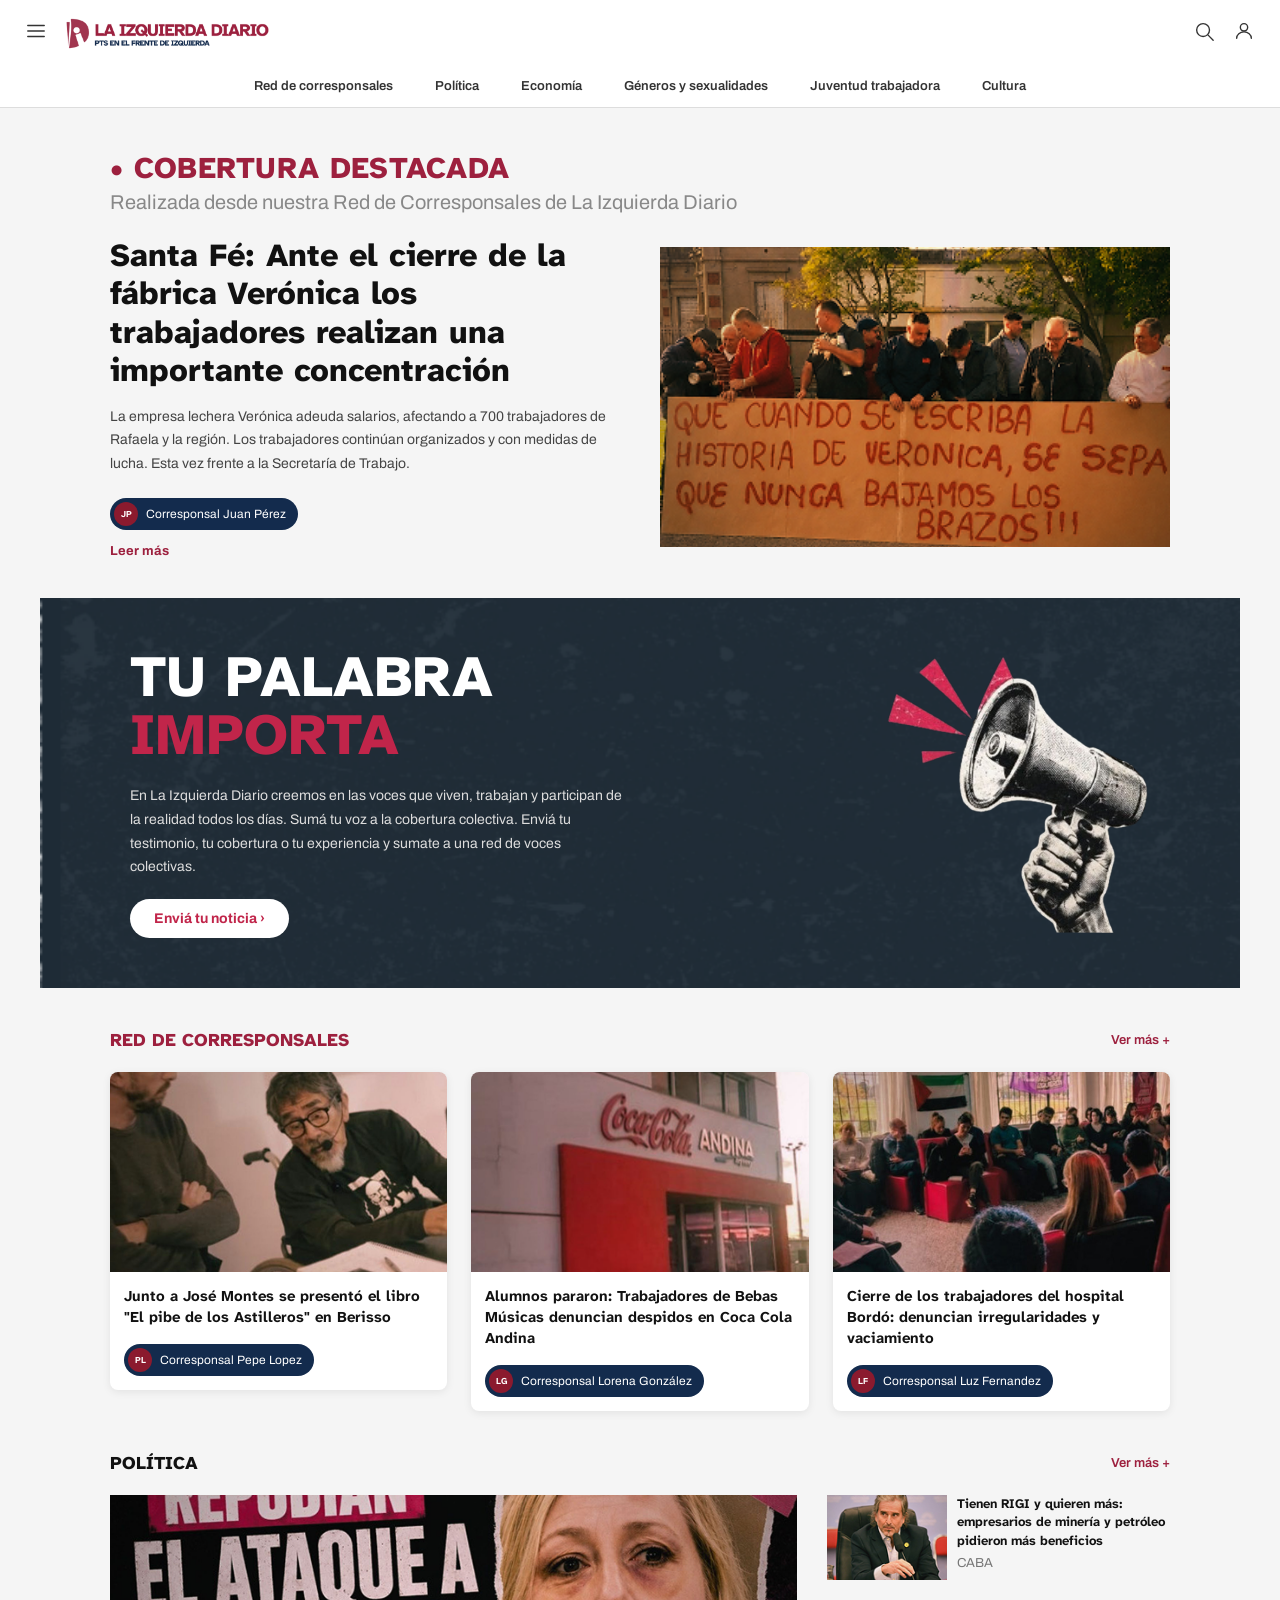
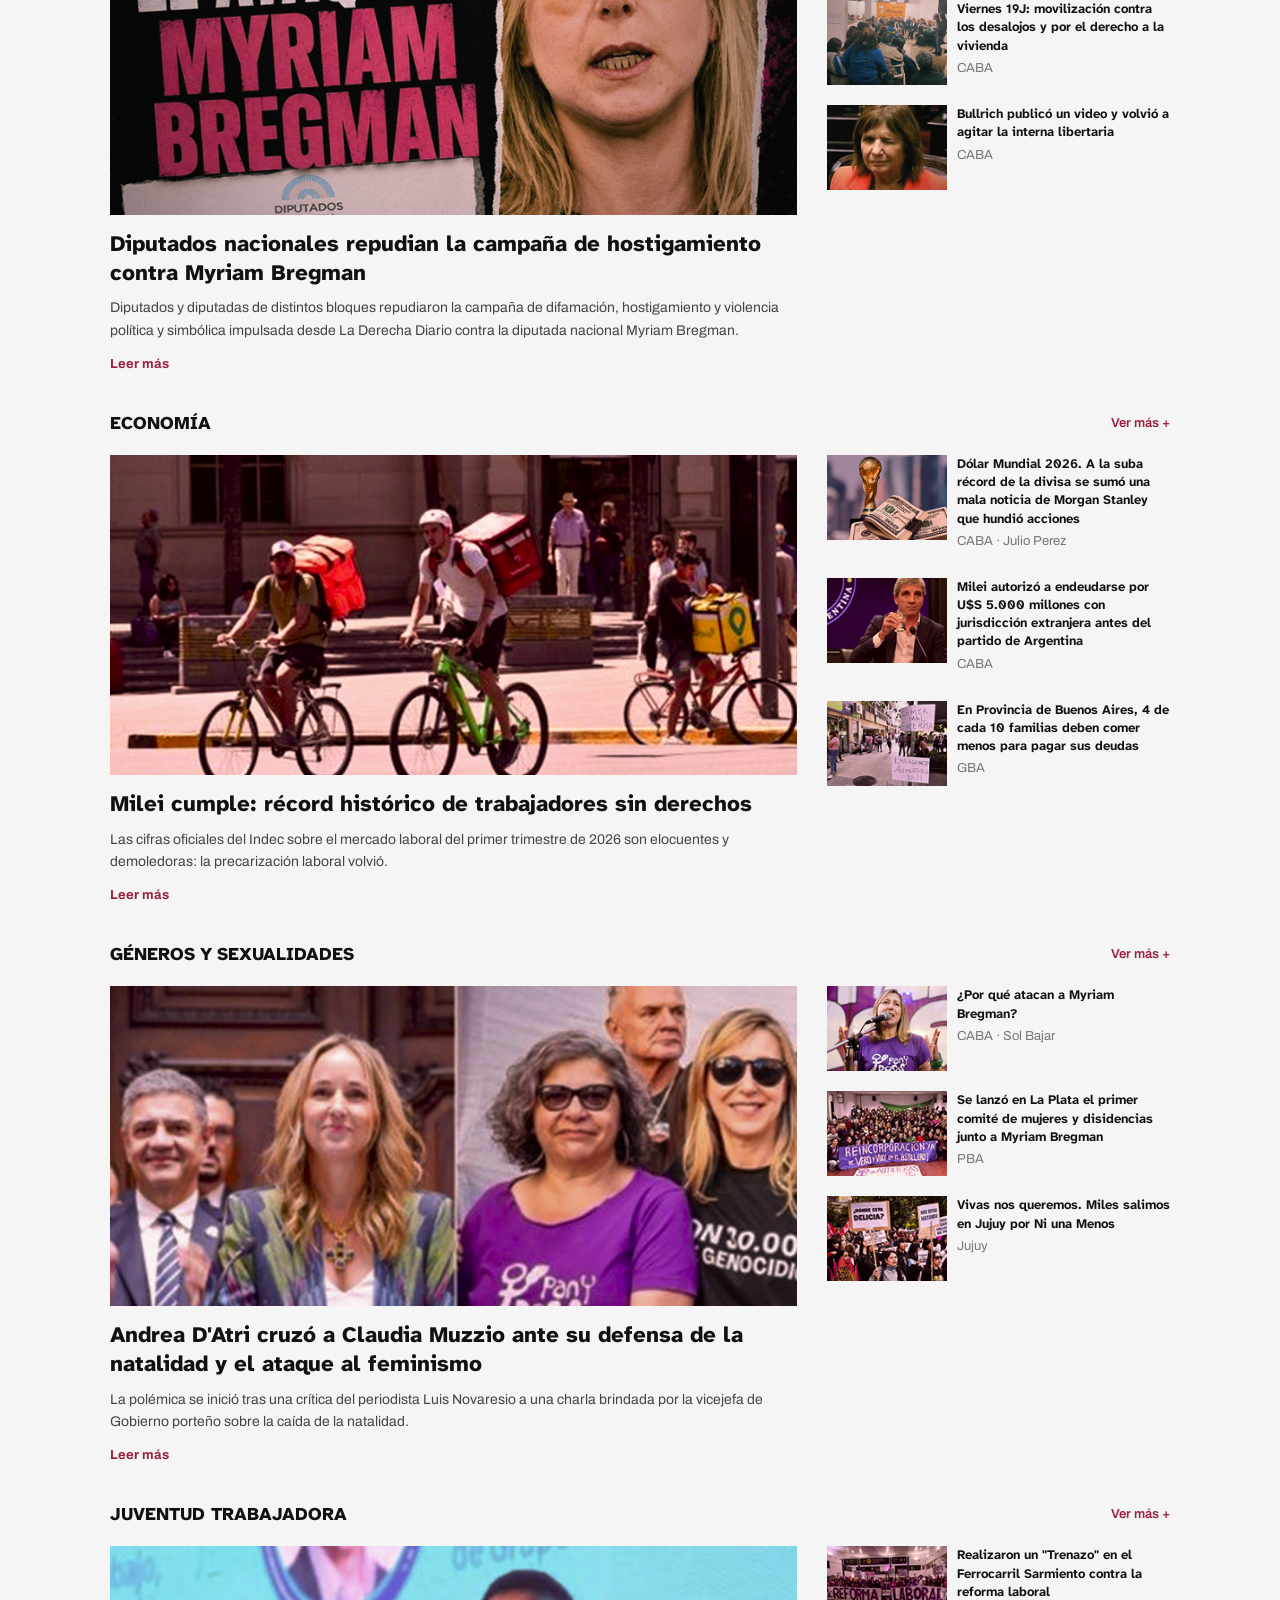
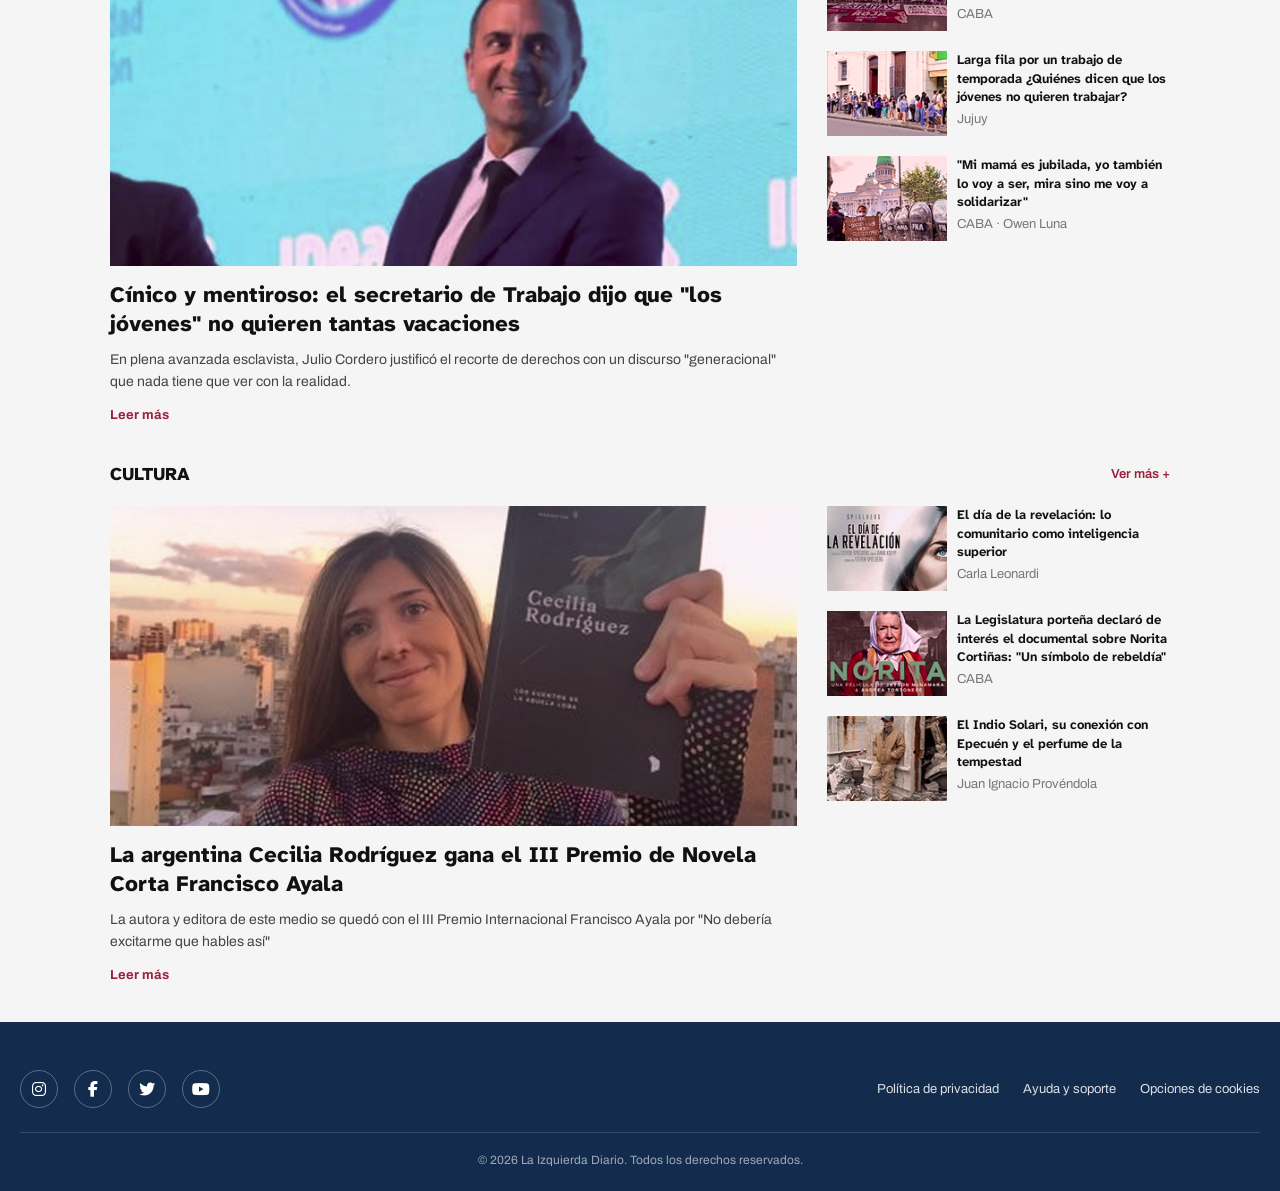
<file: index.html>
<!DOCTYPE html>
<html lang="es">
<head>
  <meta charset="UTF-8" />
  <meta name="viewport" content="width=device-width, initial-scale=1.0"/>
  <title>La Izquierda Diario</title>
  <link href="https://fonts.googleapis.com/css2?family=Atkinson+Hyperlegible+Next:ital,wght@0,200..900;1,200..900&display=swap" rel="stylesheet"/>
  <link href="https://fonts.googleapis.com/css2?family=Archivo:ital,wght@0,100..900;1,100..900&display=swap" rel="stylesheet"/>
  <link rel="stylesheet" href="style.css"/>
  <link rel="stylesheet" href="https://cdnjs.cloudflare.com/ajax/libs/font-awesome/6.5.0/css/all.min.css"/>
</head>
<body>

  <header class="header">
    <div class="header-main">
      <div class="header-left">
        <button class="menu-btn">
          <svg xmlns="http://www.w3.org/2000/svg" width="22" height="22" viewBox="0 0 24 24" fill="none" stroke="currentColor" stroke-width="1.5" stroke-linecap="round">
            <line x1="3" y1="6" x2="21" y2="6"/>
            <line x1="3" y1="12" x2="21" y2="12"/>
            <line x1="3" y1="18" x2="21" y2="18"/>
          </svg>
        </button>
        <img src="img/laizquierdalogo.png" alt="La Izquierda Diario" class="logo-img"/>
      </div>
      <div class="header-right">
        <button class="search-btn">
          <svg xmlns="http://www.w3.org/2000/svg" width="22" height="22" viewBox="0 0 24 24" fill="none" stroke="currentColor" stroke-width="1.5" stroke-linecap="round">
            <circle cx="11" cy="11" r="7"/>
            <line x1="16.5" y1="16.5" x2="22" y2="22"/>
          </svg>
        </button>
        <button class="user-btn" id="userBtn">
          <svg xmlns="http://www.w3.org/2000/svg" width="22" height="22" viewBox="0 0 24 24" fill="none" stroke="currentColor" stroke-width="1.5" stroke-linecap="round" stroke-linejoin="round">
            <circle cx="12" cy="8" r="4"/>
            <path d="M4 20c0-4 3.6-7 8-7s8 3 8 7"/>
          </svg>
          <span class="notif-dot" id="notifDot"></span>
        </button>
      </div>
    </div>
    <nav class="countries-nav">
      <a href="#seccion-corresponsales">Red de corresponsales</a>
      <a href="#seccion-politica">Política</a>
      <a href="#seccion-economia">Economía</a>
      <a href="#seccion-generos">Géneros y sexualidades</a>
      <a href="#seccion-juventud">Juventud trabajadora</a>
      <a href="#seccion-cultura">Cultura</a>
    </nav>
  </header>

  <!-- MENU LATERAL -->
  <div class="menu-overlay" id="menuOverlay"></div>
  <nav class="menu-lateral" id="menuLateral">
    <div class="menu-header">
      <span class="menu-titulo">SECCIONES</span>
      <button class="menu-lateral-cerrar" id="menuCerrar"><i class="fas fa-times"></i></button>
    </div>
    <ul class="menu-lista">
      <li><a href="#seccion-corresponsales"><i class="fas fa-chevron-right"></i> Red de corresponsales</a></li>
      <li><a href="#seccion-politica"><i class="fas fa-chevron-right"></i> Política</a></li>
      <li><a href="#"><i class="fas fa-chevron-right"></i> Países</a></li>
      <li><a href="#seccion-economia"><i class="fas fa-chevron-right"></i> Economía</a></li>
      <li><a href="#seccion-generos"><i class="fas fa-chevron-right"></i> Géneros y sexualidades</a></li>
      <li><a href="#seccion-juventud"><i class="fas fa-chevron-right"></i> Juventud trabajadora</a></li>
      <li><a href="#seccion-cultura"><i class="fas fa-chevron-right"></i> Cultura</a></li>
      <li><a href="#"><i class="fas fa-chevron-right"></i> Ideas de izquierda</a></li>
      <li><a href="#"><i class="fas fa-chevron-right"></i> Campus socialista</a></li>
      <li><a href="#"><i class="fas fa-chevron-right"></i> IPS Libros</a></li>
      <li><a href="#"><i class="fas fa-chevron-right"></i> El círculo rojo</a></li>
      <li><a href="#"><i class="fas fa-chevron-right"></i> Newsletter</a></li>
      <li><a href="#"><i class="fas fa-chevron-right"></i> Asambleas del PTS</a></li>
    </ul>
  </nav>

  <!-- ULTIMAS NOTICIAS -->
 <section class="seccion-noticias">
  <div class="seccion-header destacada-header">
    <p class="destacada-etiqueta">• COBERTURA DESTACADA</p>
    <p class="destacada-subtitulo">Realizada desde nuestra Red de Corresponsales de La Izquierda Diario</p>
  </div>
  <div class="noticia-destacada noticia-clickeable" id="noticiaVeronica">
    <div class="noticia-destacada-texto">
      <h3>Santa Fé: Ante el cierre de la fábrica Verónica los trabajadores realizan una importante concentración</h3>
      <p>La empresa lechera Verónica adeuda salarios, afectando a 700 trabajadores de Rafaela y la región. Los trabajadores continúan organizados y con medidas de lucha. Esta vez frente a la Secretaría de Trabajo.</p>
      <div class="corresponsal-card-badge cp-clickeable" data-id="JP">
  <div class="badge-avatar">JP</div>
  <span>Corresponsal Juan Pérez</span>
</div>
      <a href="#" class="leer-mas">Leer más</a>
    </div>
    <div class="noticia-destacada-img">
      <img src="img/noticiaprincipal.png" alt="Noticia principal"/>
    </div>
  </div>
  </section>

  <!-- BANNER TU PALABRA IMPORTA -->
  <section class="banner-palabra">
    <div class="banner-contenido">
      <div class="banner-texto">
        <h2 class="banner-titulo">
          <span class="titulo-blanco">TU PALABRA</span>
          <span class="titulo-rojo">IMPORTA</span>
        </h2>
        <p>En La Izquierda Diario creemos en las voces que viven, trabajan y participan de la realidad todos los días. Sumá tu voz a la cobertura colectiva. Enviá tu testimonio, tu cobertura o tu experiencia y sumate a una red de voces colectivas.</p>
        <a href="#" class="banner-link">Enviá tu noticia ›</a>
      </div>
      <div class="banner-imagen">
        <img src="img/megafono.png" alt="Megáfono"/>
      </div>
    </div>
  </section>

  <section class="seccion-noticias" id="seccion-corresponsales">
  <div class="seccion-header">
    <h2 class="seccion-titulo titulo-corresponsales">RED DE CORRESPONSALES</h2>
    <a href="#" class="ver-mas" id="verMasCorresponsales">Ver más +</a>
  </div>
  <div class="corresponsales-grid">

    <div class="corresponsal-card noticia-clickeable" id="noticiaAstilleros">
      <img src="img/noticia1cor.png" alt="Noticia"/>
      <div class="corresponsal-card-texto">
        <h4>Junto a José Montes se presentó el libro "El pibe de los Astilleros" en Berisso</h4>
        <div class="corresponsal-card-badge cp-clickeable" data-id="PL">
          <div class="badge-avatar">PL</div>
          <span>Corresponsal Pepe Lopez</span>
        </div>
      </div>
    </div>

    <div class="corresponsal-card">
      <img src="img/noticia2cor.png" alt="Noticia"/>
      <div class="corresponsal-card-texto">
        <h4>Alumnos pararon: Trabajadores de Bebas Músicas denuncian despidos en Coca Cola Andina</h4>
        <div class="corresponsal-card-badge cp-clickeable" data-id="LG">
          <div class="badge-avatar">LG</div>
          <span>Corresponsal Lorena González</span>
        </div>
      </div>
    </div>

    <div class="corresponsal-card">
      <img src="img/noticia3cor.png" alt="Noticia"/>
      <div class="corresponsal-card-texto">
        <h4>Cierre de los trabajadores del hospital Bordó: denuncian irregularidades y vaciamiento</h4>
        <div class="corresponsal-card-badge cp-clickeable" data-id="LF">
          <div class="badge-avatar">LF</div>
          <span>Corresponsal Luz Fernandez</span>
        </div>
      </div>
    </div>

  </div>
</section>


  <!-- POLÍTICA -->
<section class="seccion-noticias" id="seccion-politica">
  <div class="seccion-header">
    <h2 class="seccion-titulo">POLÍTICA</h2>
    <a href="#" class="ver-mas">Ver más +</a>
  </div>
  <div class="noticias-grid">
    <div class="noticia-principal noticia-clickeable" id="noticiaBregman">
      <img src="img/miriam.png" alt="Noticia principal"/>
      <h3>Diputados nacionales repudian la campaña de hostigamiento contra Myriam Bregman</h3>
      <p>Diputados y diputadas de distintos bloques repudiaron la campaña de difamación, hostigamiento y violencia política y simbólica impulsada desde La Derecha Diario contra la diputada nacional Myriam Bregman.</p>
      <a href="#" class="leer-mas">Leer más</a>
    </div>
    <div class="noticias-secundarias">
      <div class="noticia-secundaria">
        <img src="img/digi.png" alt="Noticia"/>
        <div class="noticia-secundaria-texto">
          <h4>Tienen RIGI y quieren más: empresarios de minería y petróleo pidieron más beneficios</h4>
          <span class="noticia-meta">CABA</span>
        </div>
      </div>
      <div class="noticia-secundaria">
        <img src="img/19j.png" alt="Noticia"/>
        <div class="noticia-secundaria-texto">
          <h4>Viernes 19J: movilización contra los desalojos y por el derecho a la vivienda</h4>
          <span class="noticia-meta">CABA</span>
        </div>
      </div>
      <div class="noticia-secundaria">
        <img src="img/bullrich.png" alt="Noticia"/>
        <div class="noticia-secundaria-texto">
          <h4>Bullrich publicó un video y volvió a agitar la interna libertaria</h4>
          <span class="noticia-meta">CABA</span>
        </div>
      </div>
    </div>
  </div>
</section>

 <!-- ECONOMÍA -->
<section class="seccion-noticias" id="seccion-economia">
  <div class="seccion-header">
    <h2 class="seccion-titulo">ECONOMÍA</h2>
    <a href="#" class="ver-mas">Ver más +</a>
  </div>
  <div class="noticias-grid">
    <div class="noticia-principal">
      <img src="img/trabajadores.png" alt="Noticia principal"/>
      <h3>Milei cumple: récord histórico de trabajadores sin derechos</h3>
      <p>Las cifras oficiales del Indec sobre el mercado laboral del primer trimestre de 2026 son elocuentes y demoledoras: la precarización laboral volvió.</p>
      <a href="#" class="leer-mas">Leer más</a>
    </div>
    <div class="noticias-secundarias">
      <div class="noticia-secundaria">
        <img src="img/mundial.png" alt="Noticia"/>
        <div class="noticia-secundaria-texto">
          <h4>Dólar Mundial 2026. A la suba récord de la divisa se sumó una mala noticia de Morgan Stanley que hundió acciones</h4>
          <span class="noticia-meta">CABA · Julio Perez</span>
        </div>
      </div>
      <div class="noticia-secundaria noticia-clickeable" id="noticiaDeudaMilei">
        <img src="img/deuda.png" alt="Noticia"/>
        <div class="noticia-secundaria-texto">
          <h4>Milei autorizó a endeudarse por U$S 5.000 millones con jurisdicción extranjera antes del partido de Argentina</h4>
          <span class="noticia-meta">CABA</span>
        </div>
      </div>
      <div class="noticia-secundaria">
        <img src="img/familia.png" alt="Noticia"/>
        <div class="noticia-secundaria-texto">
          <h4>En Provincia de Buenos Aires, 4 de cada 10 familias deben comer menos para pagar sus deudas</h4>
          <span class="noticia-meta">GBA</span>
        </div>
      </div>
    </div>
  </div>
</section>

  <!-- GÉNEROS Y SEXUALIDADES -->
<section class="seccion-noticias" id="seccion-generos">
  <div class="seccion-header">
    <h2 class="seccion-titulo">GÉNEROS Y SEXUALIDADES</h2>
    <a href="#" class="ver-mas" id="verMasGenero">Ver más +</a>
  </div>
  <div class="noticias-grid">
    <div class="noticia-principal">
      <img src="img/genero1.png" alt="Noticia principal"/>
      <h3>Andrea D'Atri cruzó a Claudia Muzzio ante su defensa de la natalidad y el ataque al feminismo</h3>
      <p>La polémica se inició tras una crítica del periodista Luis Novaresio a una charla brindada por la vicejefa de Gobierno porteño sobre la caída de la natalidad.</p>
      <a href="#" class="leer-mas" id="leerMasGenero">Leer más</a>
    </div>
    <div class="noticias-secundarias">
      <div class="noticia-secundaria">
        <img src="img/genero 2.png" alt="Noticia"/>
        <div class="noticia-secundaria-texto">
          <h4>¿Por qué atacan a Myriam Bregman?</h4>
          <span class="noticia-meta">CABA · Sol Bajar</span>
        </div>
      </div>
      <div class="noticia-secundaria">
        <img src="img/genero3.png" alt="Noticia"/>
        <div class="noticia-secundaria-texto">
          <h4>Se lanzó en La Plata el primer comité de mujeres y disidencias junto a Myriam Bregman</h4>
          <span class="noticia-meta">PBA</span>
        </div>
      </div>
      <div class="noticia-secundaria">
        <img src="img/genero 4.png" alt="Noticia"/>
        <div class="noticia-secundaria-texto">
          <h4>Vivas nos queremos. Miles salimos en Jujuy por Ni una Menos</h4>
          <span class="noticia-meta">Jujuy</span>
        </div>
      </div>
    </div>
  </div>
</section>

 <!-- JUVENTUD TRABAJADORA -->
<section class="seccion-noticias" id="seccion-juventud">
  <div class="seccion-header">
    <h2 class="seccion-titulo">JUVENTUD TRABAJADORA</h2>
    <a href="#" class="ver-mas">Ver más +</a>
  </div>
  <div class="noticias-grid">
    <div class="noticia-principal">
      <img src="img/juventud1.png" alt="Noticia principal"/>
      <h3>Cínico y mentiroso: el secretario de Trabajo dijo que "los jóvenes" no quieren tantas vacaciones</h3>
      <p>En plena avanzada esclavista, Julio Cordero justificó el recorte de derechos con un discurso "generacional" que nada tiene que ver con la realidad.</p>
      <a href="#" class="leer-mas">Leer más</a>
    </div>
    <div class="noticias-secundarias">
      <div class="noticia-secundaria">
        <img src="img/juventud 2.png" alt="Noticia"/>
        <div class="noticia-secundaria-texto">
          <h4>Realizaron un "Trenazo" en el Ferrocarril Sarmiento contra la reforma laboral</h4>
          <span class="noticia-meta">CABA</span>
        </div>
      </div>
      <div class="noticia-secundaria noticia-clickeable" id="noticiaFilaTrabajo">
        <img src="img/juventud3.png" alt="Noticia"/>
        <div class="noticia-secundaria-texto">
          <h4>Larga fila por un trabajo de temporada ¿Quiénes dicen que los jóvenes no quieren trabajar?</h4>
          <span class="noticia-meta">Jujuy</span>
        </div>
      </div>
      <div class="noticia-secundaria">
        <img src="img/juventud4.png" alt="Noticia"/>
        <div class="noticia-secundaria-texto">
          <h4>"Mi mamá es jubilada, yo también lo voy a ser, mira sino me voy a solidarizar"</h4>
          <span class="noticia-meta">CABA · Owen Luna</span>
        </div>
      </div>
    </div>
  </div>
</section>
 
<!-- CULTURA -->
<section class="seccion-noticias" id="seccion-cultura">
  <div class="seccion-header">
    <h2 class="seccion-titulo">CULTURA</h2>
    <a href="#" class="ver-mas">Ver más +</a>
  </div>
  <div class="noticias-grid">
    <div class="noticia-principal">
      <img src="img/cultura1.png" alt="Noticia principal"/>
      <h3>La argentina Cecilia Rodríguez gana el III Premio de Novela Corta Francisco Ayala</h3>
      <p>La autora y editora de este medio se quedó con el III Premio Internacional Francisco Ayala por "No debería excitarme que hables así"</p>
      <a href="#" class="leer-mas">Leer más</a>
    </div>
    <div class="noticias-secundarias">
      <div class="noticia-secundaria">
        <img src="img/cultura2.png" alt="Noticia"/>
        <div class="noticia-secundaria-texto">
          <h4>El día de la revelación: lo comunitario como inteligencia superior</h4>
          <span class="noticia-meta">Carla Leonardi</span>
        </div>
      </div>
      <div class="noticia-secundaria">
        <img src="img/cultura3.png" alt="Noticia"/>
        <div class="noticia-secundaria-texto">
          <h4>La Legislatura porteña declaró de interés el documental sobre Norita Cortiñas: "Un símbolo de rebeldía"</h4>
          <span class="noticia-meta">CABA</span>
        </div>
      </div>
      <div class="noticia-secundaria">
        <img src="img/cultura4.png" alt="Noticia"/>
        <div class="noticia-secundaria-texto">
          <h4>El Indio Solari, su conexión con Epecuén y el perfume de la tempestad</h4>
          <span class="noticia-meta">Juan Ignacio Provéndola</span>
        </div>
      </div>
    </div>
  </div>
</section>

  <!-- FOOTER -->
  <footer class="footer">
    <div class="footer-contenido">
      <div class="footer-redes">
        <a href="#" aria-label="Instagram"><i class="fab fa-instagram"></i></a>
        <a href="#" aria-label="Facebook"><i class="fab fa-facebook-f"></i></a>
        <a href="#" aria-label="Twitter"><i class="fab fa-twitter"></i></a>
        <a href="#" aria-label="YouTube"><i class="fab fa-youtube"></i></a>
      </div>
      <div class="footer-links">
        <a href="#">Política de privacidad</a>
        <a href="#">Ayuda y soporte</a>
        <a href="#">Opciones de cookies</a>
      </div>
    </div>
    <p class="footer-copy">© 2026 La Izquierda Diario. Todos los derechos reservados.</p>
  </footer>

  <!-- MODAL NOTICIA -->
  <div class="modal-overlay" id="modalOverlay">
    <div class="modal">
      <button class="modal-cerrar" id="modalCerrar"><i class="fas fa-times"></i></button>
      <p class="modal-subtitulo">TU PALABRA IMPORTA</p>
      <h2 class="modal-titulo">Compartí tu noticia</h2>
      <p class="modal-descripcion">Contanos qué está pasando en tu comunidad, trabajo, escuela o barrio.<br/>Tu mirada también es parte de la cobertura colectiva, sumate a nuestra red de corresponsales</p>
      <div class="modal-form-card" id="modalFormCard">
      <div class="form-fila">
        <div class="form-grupo">
          <label>Nombre completo</label>
          <input type="text" id="noticiaNombre" placeholder="Escribí tu nombre"/>
        </div>
        <div class="form-grupo">
          <label>Correo electrónico</label>
          <input type="email" id="noticiaEmail" placeholder="Ej. nombre@gmail.com"/>
        </div>
      </div>
      <div class="form-grupo">
        <label>Título de tu noticia</label>
        <input type="text" id="noticiaTitulo" placeholder="Escribí un título breve para tu cobertura"/>
      </div>
      <div class="form-grupo">
        <label>¿Desde dónde nos escribís?</label>
        <input type="text" id="noticiaCiudad" placeholder="Ciudad, provincia o barrio"/>
      </div>
      <div class="form-grupo">
        <label>Categoría</label>
        <input type="text" id="noticiaCategoria" placeholder="Escribí una categoría"/>
      </div>
      <div class="form-grupo">
        <label>Contanos qué está pasando</label>
        <textarea id="noticiaMensaje" placeholder="Escribí tu experiencia, cobertura o situación que te gustaría visibilizar. Cuantos más detalles puedas compartir, mejor."></textarea>
      </div>
      <div class="form-adjuntar">
        <div class="adjuntar-icono">
          <i class="fas fa-upload"></i>
          <div>
            <p>Adjuntá imágenes o videos</p>
            <span>Podés subir hasta 5 archivos. Máximo 20MB por archivo.</span>
          </div>
        </div>
        <button class="btn-adjuntar">Seleccionar archivos</button>
      </div>
      <button class="btn-enviar">Enviar noticia</button>
      </div>

      <!-- Formulario bloqueado: se muestra cuando no hay sesión iniciada -->
      <div class="modal-form-card modal-form-bloqueado oculto" id="modalFormBloqueado">
        <button class="btn-login-requerido" id="btnLoginRequerido">Inicia sesión o registrate para comenzar</button>
        <div class="form-grupo">
          <label>Nombre completo</label>
          <input type="text" placeholder="Escribí tu nombre" disabled/>
        </div>
        <div class="form-grupo">
          <label>¿Desde dónde nos escribís?</label>
          <input type="text" placeholder="Ciudad, provincia o barrio" disabled/>
        </div>
        <div class="form-grupo">
          <label>Categoría</label>
          <input type="text" placeholder="Escribí una categoría" disabled/>
        </div>
        <div class="form-grupo">
          <label>Contanos qué está pasando</label>
          <textarea placeholder="Escribí tu experiencia, cobertura o situación que te gustaría visibilizar. Cuantos más detalles puedas compartir, mejor." disabled></textarea>
        </div>
        <div class="form-adjuntar">
          <div class="adjuntar-icono">
            <i class="fas fa-upload"></i>
            <div>
              <p>Adjuntá imágenes o videos</p>
              <span>Podés subir hasta 5 archivos. Máximo 20MB por archivo.</span>
            </div>
          </div>
        </div>
        <button class="btn-enviar" disabled>Enviar noticia</button>
      </div>

      <p class="modal-privacidad"><i class="fas fa-lock"></i> Tu información será utilizada únicamente para contactarnos con vos.<br/>Nos pondremos en contacto con vos por correo electrónico.</p>
    </div>
  </div>

  <!-- LOGIN -->
  <!-- BIENVENIDA (pantalla inicial, solo mobile) -->
  <div class="auth-overlay bienvenida-overlay" id="bienvenidaOverlay">
    <button class="auth-cerrar bienvenida-cerrar" id="bienvenidaCerrar">
      <svg xmlns="http://www.w3.org/2000/svg" width="22" height="22" viewBox="0 0 24 24" fill="none" stroke="currentColor" stroke-width="1.5" stroke-linecap="round">
        <line x1="18" y1="6" x2="6" y2="18"/>
        <line x1="6" y1="6" x2="18" y2="18"/>
      </svg>
    </button>
    <div class="bienvenida-contenido">
      <h2 class="bienvenida-titulo">Te damos la bienvenida a La Izquierda Diario</h2>
      <button class="btn-bienvenida" id="bienvenidaIniciarSesion">INICIAR SESIÓN</button>
      <span class="bienvenida-o">o</span>
      <button class="btn-bienvenida" id="bienvenidaRegistrarme">REGISTRARME</button>
    </div>
  </div>

  <div class="auth-overlay" id="authOverlay">
    <button class="auth-cerrar" id="authCerrar">
      <svg xmlns="http://www.w3.org/2000/svg" width="22" height="22" viewBox="0 0 24 24" fill="none" stroke="currentColor" stroke-width="1.5" stroke-linecap="round">
        <line x1="18" y1="6" x2="6" y2="18"/>
        <line x1="6" y1="6" x2="18" y2="18"/>
      </svg>
    </button>
    <div class="auth-grid">
      <div class="auth-izquierda" id="panelLogin">
        <h2 class="auth-titulo">Iniciar sesión</h2>
        <div class="auth-redes">
          <button class="btn-red"><i class="fab fa-google"></i></button>
          <button class="btn-red"><i class="fab fa-facebook-f"></i></button>
          <button class="btn-red"><i class="fab fa-instagram"></i></button>
          <button class="btn-red"><i class="fab fa-twitter"></i></button>
        </div>
        <p class="auth-o">Ingresa con tu E-mail</p>
        <div class="form-grupo">
          <input type="email" id="loginEmail" placeholder="Ingresa tu E-mail"/>
        </div>
        <div class="form-grupo">
          <input type="password" id="loginPassword" placeholder="Ingresa tu contraseña"/>
        </div>
        <p class="auth-error" id="loginError"></p>
        <button class="btn-auth" id="btnLogin">INICIAR SESIÓN</button>
      </div>
      <div class="auth-derecha">
        <h2 class="auth-titulo-derecha">Te damos la bienvenida a La Izquierda Diario</h2>
        <p class="auth-desc-derecha">Registráte ahora y seguí las coberturas que más te interesan</p>
        <button class="btn-auth-derecha" id="irARegistro">REGISTRARME</button>
      </div>
    </div>
  </div>

  <!-- REGISTRO -->
  <div class="auth-overlay" id="registroOverlay">
    <button class="auth-cerrar" id="registroCerrar">
      <svg xmlns="http://www.w3.org/2000/svg" width="22" height="22" viewBox="0 0 24 24" fill="none" stroke="currentColor" stroke-width="1.5" stroke-linecap="round">
        <line x1="18" y1="6" x2="6" y2="18"/>
        <line x1="6" y1="6" x2="18" y2="18"/>
      </svg>
    </button>
    <div class="auth-grid">
      <div class="auth-derecha">
        <h2 class="auth-titulo-derecha">Te damos la bienvenida nuevamente a La Izquierda Diario</h2>
        <p class="auth-desc-derecha">Iniciá sesión con tu Email y contraseña</p>
        <button class="btn-auth-derecha" id="irALogin">INICIAR SESIÓN</button>
      </div>
      <div class="auth-izquierda">
        <h2 class="auth-titulo">Crear tu cuenta</h2>
        <div class="auth-redes">
          <button class="btn-red"><i class="fab fa-google"></i></button>
          <button class="btn-red"><i class="fab fa-facebook-f"></i></button>
          <button class="btn-red"><i class="fab fa-instagram"></i></button>
          <button class="btn-red"><i class="fab fa-twitter"></i></button>
        </div>
        <p class="auth-o">Registráte con tu E-mail</p>
        <div class="form-grupo">
          <input type="text" id="regNombre" placeholder="Nombre y apellido"/>
        </div>
        <div class="form-grupo">
          <input type="email" id="regEmail" placeholder="Ingresa E-mail"/>
        </div>
        <div class="form-grupo">
          <input type="password" id="regPassword" placeholder="Crea tu contraseña"/>
        </div>
        <p class="auth-error" id="registroError"></p>
        <button class="btn-auth" id="btnRegistro">REGISTRARME</button>
      </div>
    </div>
  </div>

  <!-- PERFIL -->
  <div class="auth-overlay" id="perfilOverlay">
    <header class="header">
      <div class="header-main">
        <div class="header-left">
          <button class="menu-btn-perfil">
            <svg xmlns="http://www.w3.org/2000/svg" width="22" height="22" viewBox="0 0 24 24" fill="none" stroke="currentColor" stroke-width="1.5" stroke-linecap="round">
              <line x1="3" y1="6" x2="21" y2="6"/>
              <line x1="3" y1="12" x2="21" y2="12"/>
              <line x1="3" y1="18" x2="21" y2="18"/>
            </svg>
          </button>
          <a href="#" id="logoVolverInicio">
            <img src="img/laizquierdalogo.png" alt="La Izquierda Diario" class="logo-img"/>
          </a>
        </div>
        <div class="header-right">
          <button class="search-btn">
            <svg xmlns="http://www.w3.org/2000/svg" width="22" height="22" viewBox="0 0 24 24" fill="none" stroke="currentColor" stroke-width="1.5" stroke-linecap="round">
              <circle cx="11" cy="11" r="7"/>
              <line x1="16.5" y1="16.5" x2="22" y2="22"/>
            </svg>
          </button>
          <button class="user-btn-perfil" id="perfilCerrar">
            <svg xmlns="http://www.w3.org/2000/svg" width="22" height="22" viewBox="0 0 24 24" fill="none" stroke="currentColor" stroke-width="1.5" stroke-linecap="round" stroke-linejoin="round">
              <circle cx="12" cy="8" r="4"/>
              <path d="M4 20c0-4 3.6-7 8-7s8 3 8 7"/>
            </svg>
          </button>
        </div>
      </div>
    </header>

    <div class="perfil-contenido">
      <h1 class="perfil-nombre" id="perfilNombre">Nombre</h1>
      <div class="perfil-tabs">
        <button class="perfil-tab activo-tab" id="tabMisCoberturas">Mis coberturas</button>
        <button class="perfil-tab" id="tabSeguidos">Seguidos</button>
        <button class="perfil-tab" id="tabCorresponsales">Conocé más corresponsales</button>
      </div>

      <div class="perfil-panel" id="panelMisCoberturas">
        <p class="perfil-subtitulo">Seguí acá el estado de tus coberturas</p>
        <div class="coberturas-lista" id="coberturasLista"></div>
        <p class="coberturas-vacio oculto" id="coberturasVacio">Todavía no enviaste ninguna cobertura. ¡Contanos qué está pasando en tu barrio!</p>
      </div>

      <div class="perfil-panel oculto" id="panelSeguidos">
        <p class="perfil-contador"><strong id="contadorSeguidos">0</strong> corresponsales</p>
      </div>

      <div class="perfil-panel oculto" id="panelCorresponsales">
        <h3 class="corresponsales-titulo">Descubrí otras coberturas</h3>
        <div class="corresponsales-lista">

          <div class="corresponsal-item cp-clickeable" data-id="MM">
            <div class="corresponsal-avatar">
              <div class="corresponsal-iniciales">MM</div>
              <span class="corresponsal-badge">
                <i class="fas fa-bullhorn" style="color:white; font-size:9px;"></i>
              </span>
            </div>
            <div class="corresponsal-info">
              <h4>María Martínez</h4>
              <p>Soy empleada administrativa y participo en una biblioteca popular de mi ciudad. Me gusta acercar historias y experiencias que reflejan la realidad de mi comunidad.</p>
            </div>
          </div>

          <div class="corresponsal-item cp-clickeable" data-id="LG">
            <div class="corresponsal-avatar">
              <div class="corresponsal-iniciales">LG</div>
              <span class="corresponsal-badge">
                <i class="fas fa-bullhorn" style="color:white; font-size:9px;"></i>
              </span>
            </div>
            <div class="corresponsal-info">
              <h4>Lorena González</h4>
              <p>Trabajo en educación y me interesa documentar las experiencias de estudiantes y docentes. Creo que las voces de quienes viven cada situación enriquecen el debate público.</p>
            </div>
          </div>

          <div class="corresponsal-item cp-clickeable" data-id="LL">
            <div class="corresponsal-avatar">
              <div class="corresponsal-iniciales">LL</div>
              <span class="corresponsal-badge">
                <i class="fas fa-bullhorn" style="color:white; font-size:9px;"></i>
              </span>
            </div>
            <div class="corresponsal-info">
              <h4>Lautaro Lopez</h4>
              <p>Estudio Historia y participo en proyectos educativos y culturales. Me interesa contar lo que sucede en mi provincia desde una perspectiva cercana y comprometida.</p>
            </div>
          </div>

          <div class="corresponsal-item cp-clickeable" data-id="LF">
            <div class="corresponsal-avatar">
              <div class="corresponsal-iniciales">LF</div>
              <span class="corresponsal-badge">
                <i class="fas fa-bullhorn" style="color:white; font-size:9px;"></i>
              </span>
            </div>
            <div class="corresponsal-info">
              <h4>Luz Fernandez</h4>
              <p>Trabajo como enfermera en un hospital público en Mendoza y me interesa visibilizar las problemáticas que atraviesan los trabajadores de la salud.</p>
            </div>
          </div>

          <div class="corresponsal-item cp-clickeable" data-id="IB">
            <div class="corresponsal-avatar">
              <div class="corresponsal-iniciales">IB</div>
              <span class="corresponsal-badge">
                <i class="fas fa-bullhorn" style="color:white; font-size:9px;"></i>
              </span>
            </div>
            <div class="corresponsal-info">
              <h4>Ignacio Blanco</h4>
              <p>Estudio Historia en la Universidad Nacional de La Plata y participo en proyectos educativos y culturales. Me interesa contar lo que sucede en mi provincia desde una perspectiva cercana y comprometida.</p>
            </div>
          </div>

        </div>
      </div>

      <button class="btn-cerrar-sesion" id="btnCerrarSesion">Cerrar sesión</button>
    </div>

    <footer class="footer">
      <div class="footer-contenido">
        <div class="footer-redes">
          <a href="#" aria-label="Instagram"><i class="fab fa-instagram"></i></a>
          <a href="#" aria-label="Facebook"><i class="fab fa-facebook-f"></i></a>
          <a href="#" aria-label="Twitter"><i class="fab fa-twitter"></i></a>
          <a href="#" aria-label="YouTube"><i class="fab fa-youtube"></i></a>
        </div>
        <div class="footer-links">
          <a href="#">Política de privacidad</a>
          <a href="#">Ayuda y soporte</a>
          <a href="#">Opciones de cookies</a>
        </div>
      </div>
      <p class="footer-copy">© 2026 La Izquierda Diario. Todos los derechos reservados.</p>
    </footer>
  </div>

  <script src="script.js"></script>
</body>
</html>
</file>
<file: style.css>
html {
  scroll-behavior: smooth;
}

* {
  margin: 0;
  padding: 0;
  box-sizing: border-box;
  -webkit-tap-highlight-color: transparent;
}

a, button {
  outline: none;
}
a:focus, button:focus {
  outline: none;
}

body {
  font-family: 'Archivo', sans-serif;
  background: #f5f5f5;
}

.seccion-noticias {
  scroll-margin-top: 20px;
}

/* ── HEADER ── */
.header {
  background: #fff;
}

.header-main {
  display: flex;
  align-items: center;
  justify-content: space-between;
  padding: 10px 20px;
}

.header-left {
  display: flex;
  align-items: center;
  gap: 12px;
}

.header-right {
  display: flex;
  align-items: center;
  gap: 8px;
}

.menu-btn,
.search-btn,
.user-btn,
.menu-btn-perfil,
.user-btn-perfil {
  background: none;
  border: none;
  cursor: pointer;
  color: #333;
  padding: 5px;
}

.user-btn {
  position: relative;
}

.notif-dot {
  display: none;
  position: absolute;
  top: 2px;
  right: 2px;
  width: 10px;
  height: 10px;
  border-radius: 50%;
  background: #C41E3A;
  border: 2px solid #fff;
}

.notif-dot.activo {
  display: block;
}

.menu-btn:hover,
.search-btn:hover,
.user-btn:hover,
.user-btn-perfil:hover {
  color: #9D203E;
}

.logo-img {
  height: 45px;
  width: auto;
}

/* ── BARRA DE PAÍSES ── */
.countries-nav {
  display: flex;
  flex-wrap: wrap;
  justify-content: center;
  gap: 30px;
  padding: 12px 20px;
  border-bottom: 1px solid #ddd;
}

.countries-nav a {
  text-decoration: none;
  color: #333;
  font-size: 13px;
  font-weight: 600;
  padding: 2px 6px;
  transition: color 0.2s;
}

.countries-nav a:hover {
  color: #9D203E;
}

/* ── SECCIONES DE NOTICIAS ── */
.seccion-noticias {
  max-width: 1100px;
  margin: 40px auto;
  padding: 0 20px;
}

.seccion-header {
  display: flex;
  align-items: center;
  justify-content: space-between;
  margin-bottom: 20px;
}

.destacada-header {
  flex-direction: column;
  align-items: flex-start;
  gap: 4px;
  margin-bottom: 24px;
}

.destacada-etiqueta {
  color: #9D203E;
  font-family: 'Atkinson Hyperlegible Next', sans-serif;
  font-size: 30px;
  font-weight: 900;
  letter-spacing: 0.3px;
}

.destacada-subtitulo {
  color: #888;
  font-size: 20px;
}

.seccion-titulo {
  font-family: 'Atkinson Hyperlegible Next', sans-serif;
  font-size: 18px;
  font-weight: 900;
  text-transform: uppercase;
  color: #111;
}

.titulo-corresponsales {
  color: #9D203E;
}

.ver-mas {
  color: #9D203E;
  font-size: 13px;
  font-weight: 600;
  text-decoration: none;
}

.ver-mas:hover {
  text-decoration: underline;
}

.noticias-grid {
  display: flex;
  gap: 30px;
}

/* Noticia principal */
.noticia-principal {
  flex: 2;
}

.noticia-principal img {
  width: 100%;
  height: 280px;
  object-fit: cover;
  display: block;
}

.noticia-principal h3 {
  font-family: 'Atkinson Hyperlegible Next', sans-serif;
  font-size: 22px;
  font-weight: 900;
  margin: 15px 0 10px;
  color: #111;
  line-height: 1.3;
}

.noticia-principal p {
  font-size: 14px;
  color: #444;
  line-height: 1.6;
  margin-bottom: 12px;
}

.leer-mas {
  color: #9D203E;
  font-size: 13px;
  font-weight: bold;
  text-decoration: none;
}

.leer-mas:hover {
  text-decoration: underline;
}

/* Noticias secundarias */
.noticias-secundarias {
  flex: 1;
  display: flex;
  flex-direction: column;
  gap: 20px;
}

.noticia-secundaria {
  display: flex;
  gap: 10px;
  align-items: flex-start;
}

.noticia-secundaria img {
  width: 120px;
  height: 85px;
  object-fit: cover;
  flex-shrink: 0;
}

.noticia-secundaria-texto h4 {
  font-family: 'Atkinson Hyperlegible Next', sans-serif;
  font-size: 14px;
  font-weight: 700;
  color: #111;
  line-height: 1.4;
  margin-bottom: 6px;
}

.noticia-principal img {
  width: 100%;
  height: 320px;
  object-fit: cover;
  display: block;
}

.noticia-secundaria-texto h4 {
  font-family: 'Atkinson Hyperlegible Next', sans-serif;
  font-size: 13px;
  font-weight: 700;
  color: #111;
  line-height: 1.4;
  margin-bottom: 6px;
}

.noticia-meta {
  font-size: 11px;
  color: #888;
}

/* ── BANNER TU PALABRA IMPORTA ── */
.banner-palabra {
  background-image: url('img/fondobaner.png');
  background-size: cover;
  background-position: center;
  margin: 40px 40px;
}

.banner-contenido {
  max-width: 1100px;
  margin: 0 auto;
  padding: 50px 40px;
  display: flex;
  align-items: center;
  justify-content: space-between;
  gap: 30px;
}

.banner-texto {
  flex: 1;
  max-width: 500px;
}

.banner-titulo {
  font-family: 'Atkinson Hyperlegible Next', sans-serif;
  font-size: 58px;
  font-weight: 900;
  line-height: 1;
  margin-bottom: 20px;
  text-transform: uppercase;
}

.titulo-blanco {
  display: block;
  color: #fff;
}

.titulo-rojo {
  display: block;
  color: #C1254A;
}

.banner-texto p {
  color: #ddd;
  font-size: 14px;
  line-height: 1.7;
  margin-bottom: 20px;
}

.banner-link {
  display: inline-block;
  background: #fff;
  color: #C1254A;
  font-size: 14px;
  font-weight: bold;
  text-decoration: none;
  padding: 12px 24px;
  border-radius: 30px;
  width: fit-content;
  transition: transform 0.2s, box-shadow 0.2s;
}

.banner-link:hover {
  text-decoration: none;
  box-shadow: 0 4px 12px rgba(0, 0, 0, 0.25);
  transform: translateY(-1px);
}

.banner-imagen {
  flex: 1;
  display: flex;
  justify-content: flex-end;
}

.banner-imagen img {
  max-height: 280px;
  width: auto;
  object-fit: contain;
}

/* ── BANNER "TU PALABRA IMPORTA" COMPACTO ── */
.banner-mini {
  background: #fdeaf0;
  border-radius: 14px;
  display: flex;
  align-items: center;
  gap: 24px;
  max-width: 1100px;
  margin: 30px auto;
  padding: 18px 30px;
}

.banner-mini-img {
  flex-shrink: 0;
  display: flex;
  align-items: center;
}

.banner-mini-img img {
  height: 72px;
  width: auto;
  object-fit: contain;
}

.banner-mini-texto {
  flex: 1;
  min-width: 180px;
}

.banner-mini-titulo {
  color: #C1254A;
  font-family: 'Atkinson Hyperlegible Next', sans-serif;
  font-size: 20px;
  font-weight: 900;
  text-transform: uppercase;
  margin-bottom: 6px;
}

.banner-mini-texto p {
  color: #555;
  font-size: 13px;
  line-height: 1.5;
  margin: 0;
}

.banner-mini-link {
  display: inline-flex;
  align-items: center;
  gap: 8px;
  background: #9D203E;
  color: #fff;
  font-size: 14px;
  font-weight: 700;
  text-decoration: none;
  padding: 14px 26px;
  border-radius: 30px;
  white-space: nowrap;
  flex-shrink: 0;
  transition: background 0.2s;
}

.banner-mini-link:hover {
  background: #7a1830;
  text-decoration: none;
}

@media (max-width: 700px) {
  .banner-mini {
    flex-direction: column;
    text-align: center;
    margin: 24px 16px;
    padding: 24px 20px;
  }
  .banner-mini-link {
    width: 100%;
    justify-content: center;
  }
}

/* ── MENÚ LATERAL ── */
.menu-overlay {
  display: none;
  position: fixed;
  top: 0;
  left: 0;
  width: 100%;
  height: 100%;
  background: rgba(0,0,0,0.5);
  z-index: 900;
}

.menu-overlay.activo {
  display: block;
}

.menu-lateral {
  position: fixed;
  top: 0;
  left: -280px;
  width: 280px;
  height: 100%;
  background: #fff;
  z-index: 950;
  transition: left 0.3s ease;
  overflow-y: auto;
}

.menu-lateral.activo {
  left: 0;
}

.menu-header {
  display: flex;
  align-items: center;
  justify-content: space-between;
  padding: 20px;
  border-bottom: 1px solid #eee;
}

.menu-titulo {
  font-family: 'Atkinson Hyperlegible Next', sans-serif;
  font-size: 14px;
  font-weight: 900;
  color: #111;
  letter-spacing: 1px;
}

.menu-lateral-cerrar {
  background: none;
  border: none;
  font-size: 18px;
  cursor: pointer;
  color: #666;
}

.menu-lista {
  list-style: none;
  padding: 10px 0;
}

.menu-lista li a {
  display: flex;
  align-items: center;
  gap: 10px;
  padding: 12px 20px;
  text-decoration: none;
  color: #333;
  font-size: 14px;
  border-bottom: 1px solid #f0f0f0;
  transition: color 0.2s, background 0.2s;
}

.menu-lista li a:hover {
  color: #9D203E;
  background: #fafafa;
}

.menu-lista li a i {
  font-size: 11px;
  color: #cc0000;
}

/* ── MODAL NOTICIA ── */
.modal-overlay {
  display: none;
  position: fixed;
  top: 0;
  left: 0;
  width: 100%;
  height: 100%;
  background: #f5f5f5;
  z-index: 1000;
  overflow-y: auto;
}

.modal-overlay.activo {
  display: block;
}

.modal-cerrar {
  position: fixed;
  top: 20px;
  left: 20px;
  background: none;
  border: none;
  cursor: pointer;
  color: #666;
  font-size: 20px;
  z-index: 1001;
}

.modal {
  max-width: 660px;
  width: 90%;
  margin: 60px auto;
  padding: 0;
  position: relative;
}

.modal-subtitulo {
  color: #9D203E;
  font-size: 12px;
  font-weight: 700;
  letter-spacing: 1px;
  text-transform: uppercase;
  margin-bottom: 10px;
  text-align: center;
  white-space: nowrap;
}

.modal-titulo {
  font-family: 'Atkinson Hyperlegible Next', sans-serif;
  font-size: 48px;
  font-weight: 900;
  color: #111;
  margin-bottom: 16px;
  text-align: center;
  line-height: 1.15;
  white-space: nowrap;
}

.modal-descripcion {
  font-size: 14px;
  color: #555;
  line-height: 1.6;
  margin-bottom: 30px;
  text-align: center;
}

.modal-form-card {
  background: #fff;
  border-radius: 12px;
  padding: 30px;
  margin-bottom: 20px;
}

.modal-privacidad {
  text-align: center;
  font-size: 12px;
  color: #888;
  line-height: 1.6;
}

/* Pantalla de éxito */
.modal-exito {
  display: none;
  max-width: 660px;
  width: 90%;
  margin: 60px auto;
  text-align: center;
}

.modal-exito.activo {
  display: block;
}

.exito-card {
  background: #fff;
  border-radius: 12px;
  padding: 50px 40px;
  margin-bottom: 20px;
}

.exito-icono {
  width: 80px;
  height: 80px;
  border-radius: 50%;
  border: 2px solid #9D203E;
  display: flex;
  align-items: center;
  justify-content: center;
  margin: 0 auto 24px;
  color: #9D203E;
  font-size: 32px;
}

.exito-titulo {
  font-family: 'Atkinson Hyperlegible Next', sans-serif;
  font-size: 28px;
  font-weight: 900;
  color: #111;
  margin-bottom: 16px;
  line-height: 1.2;
}

.exito-desc {
  font-size: 14px;
  color: #666;
  line-height: 1.7;
  margin-bottom: 30px;
}

.exito-correo-box {
  background: #fdf0f2;
  border-radius: 10px;
  padding: 20px 30px;
  display: flex;
  align-items: center;
  justify-content: center;
  gap: 14px;
  color: #9D203E;
  font-size: 16px;
  font-weight: 700;
  margin-bottom: 0;
}

.exito-correo-box i {
  font-size: 22px;
}

.exito-divider {
  border: none;
  border-top: 1px solid #ddd;
  margin: 24px 0;
}

.exito-volver {
  background: none;
  border: none;
  color: #9D203E;
  font-size: 15px;
  font-weight: 700;
  cursor: pointer;
  font-family: 'Archivo', sans-serif;
}

.exito-volver:hover {
  text-decoration: underline;
}
.modal-form-card .form-fila {
  display: flex;
  gap: 15px;
  margin-bottom: 15px;
}

.modal-form-card .form-fila .form-grupo {
  flex: 1;
}

.modal-form-card .form-grupo {
  margin-bottom: 15px;
}

.modal-form-card .form-grupo label {
  display: block;
  font-size: 13px;
  font-weight: 600;
  color: #111;
  margin-bottom: 6px;
}

.modal-form-card .form-grupo input,
.modal-form-card .form-grupo textarea {
  width: 100%;
  border: 1px solid #ddd;
  border-radius: 5px;
  padding: 10px 12px;
  font-size: 13px;
  font-family: 'Archivo', sans-serif;
  color: #333;
  outline: none;
  transition: border 0.2s;
}

.modal-form-card .form-grupo input:focus,
.modal-form-card .form-grupo textarea:focus {
  border-color: #9D203E;
}

.modal-form-card .form-grupo textarea {
  height: 120px;
  resize: vertical;
}
.modal-form-card .form-adjuntar {
  display: flex;
  align-items: center;
  justify-content: space-between;
  border: 1px solid #ddd;
  border-radius: 5px;
  padding: 12px 15px;
  margin-bottom: 20px;
  gap: 10px;
}

.modal-form-card .adjuntar-icono {
  display: flex;
  align-items: center;
  gap: 12px;
  color: #555;
}

.modal-form-card .adjuntar-icono p {
  font-size: 13px;
  font-weight: 600;
  color: #111;
  margin: 0;
}

.modal-form-card .adjuntar-icono span {
  font-size: 11px;
  color: #888;
}

.modal-form-card .btn-enviar {
  width: 100%;
  background: #9D203E;
  color: #fff;
  border: none;
  border-radius: 5px;
  padding: 14px;
  font-size: 15px;
  font-weight: 700;
  cursor: pointer;
  font-family: 'Archivo', sans-serif;
  transition: background 0.2s;
}

.modal-form-card .btn-enviar:hover {
  background: #7a1830;
}

/* ── FORMULARIO BLOQUEADO (sin sesión iniciada) ── */
.btn-login-requerido {
  display: block;
  width: 100%;
  background: #9D203E;
  color: #fff;
  border: none;
  border-radius: 30px;
  padding: 16px;
  font-size: 14px;
  font-weight: 700;
  cursor: pointer;
  font-family: 'Archivo', sans-serif;
  text-align: center;
  margin-bottom: 26px;
  transition: background 0.2s;
}

.btn-login-requerido:hover {
  background: #7a1830;
}

.modal-form-bloqueado .form-grupo input,
.modal-form-bloqueado .form-grupo textarea {
  background: #f2f2f2;
  color: #999;
  cursor: not-allowed;
}

.modal-form-bloqueado .form-grupo input::placeholder,
.modal-form-bloqueado .form-grupo textarea::placeholder {
  color: #aaa;
}

.modal-form-bloqueado .form-adjuntar {
  background: #f9f9f9;
}

.modal-form-bloqueado .btn-enviar {
  background: #e2a0af;
  cursor: not-allowed;
}

.modal-form-bloqueado .btn-enviar:hover {
  background: #e2a0af;
}
/* ── AUTH ── */
.auth-overlay {
  display: none;
  position: fixed;
  top: 0;
  left: 0;
  width: 100%;
  height: 100%;
  background: #fff;
  z-index: 1000;
  overflow-y: auto;
}

.auth-overlay.activo {
  display: block;
}

.auth-cerrar {
  position: fixed;
  top: 20px;
  right: 20px;
  background: none;
  border: none;
  cursor: pointer;
  color: #666;
  z-index: 1001;
}

.auth-grid {
  display: grid;
  grid-template-columns: 1fr 1fr;
  min-height: 100vh;
}

/* ── PANTALLA DE BIENVENIDA (mobile) ── */
.bienvenida-overlay {
  background: #8b1a2e;
  display: none;
}
.bienvenida-overlay.activo { display: block; }

.bienvenida-cerrar {
  color: #fff;
}

.bienvenida-contenido {
  min-height: 100vh;
  display: flex;
  flex-direction: column;
  align-items: center;
  justify-content: center;
  text-align: center;
  padding: 40px 30px;
  gap: 18px;
}

.bienvenida-titulo {
  font-family: 'Atkinson Hyperlegible Next', sans-serif;
  font-size: 28px;
  font-weight: 900;
  color: #fff;
  line-height: 1.25;
  margin-bottom: 20px;
}

.btn-bienvenida {
  width: 100%;
  max-width: 280px;
  background: transparent;
  color: #fff;
  border: 1.5px solid #fff;
  border-radius: 30px;
  padding: 14px 20px;
  font-size: 13px;
  font-weight: 700;
  letter-spacing: 1px;
  cursor: pointer;
  font-family: 'Archivo', sans-serif;
  transition: background 0.2s;
}
.btn-bienvenida:hover {
  background: rgba(255,255,255,0.12);
}

.bienvenida-o {
  color: #f0c0c0;
  font-size: 13px;
}

.auth-izquierda {
  background: #fff;
  display: flex;
  flex-direction: column;
  justify-content: center;
  align-items: center;
  padding: 60px 80px;
}

.auth-derecha {
  background: #8b1a2e;
  display: flex;
  flex-direction: column;
  justify-content: center;
  align-items: center;
  padding: 60px 80px;
  text-align: center;
}

.auth-titulo {
  font-family: 'Atkinson Hyperlegible Next', sans-serif;
  font-size: 32px;
  font-weight: 900;
  color: #111;
  margin-bottom: 30px;
  text-align: center;
}

.auth-titulo-derecha {
  font-family: 'Atkinson Hyperlegible Next', sans-serif;
  font-size: 32px;
  font-weight: 900;
  color: #fff;
  margin-bottom: 20px;
  line-height: 1.2;
}

.auth-desc-derecha {
  color: #f0c0c0;
  font-size: 15px;
  margin-bottom: 35px;
  line-height: 1.6;
}

.auth-redes {
  display: flex;
  gap: 12px;
  margin-bottom: 25px;
}

.btn-red {
  width: 50px;
  height: 50px;
  border: 1px solid #ddd;
  border-radius: 8px;
  background: #fff;
  font-size: 18px;
  cursor: pointer;
  color: #333;
  transition: border-color 0.2s;
}

.btn-red:hover {
  border-color: #9D203E;
  color: #9D203E;
}

.auth-o {
  font-size: 13px;
  color: #666;
  margin-bottom: 20px;
  font-weight: 600;
}

.auth-izquierda .form-grupo {
  width: 100%;
  margin-bottom: 15px;
}

.auth-izquierda .form-grupo input {
  width: 100%;
  padding: 14px 18px;
  border: none;
  border-radius: 8px;
  background: #f0f0f0;
  font-size: 14px;
  font-family: 'Archivo', sans-serif;
  outline: none;
}

.auth-izquierda .form-grupo input:focus {
  background: #e8e8e8;
}

.auth-error {
  color: #9D203E;
  font-size: 13px;
  margin-bottom: 10px;
  min-height: 18px;
  width: 100%;
  text-align: center;
}

.btn-auth {
  width: 100%;
  background: #8b1a2e;
  color: #fff;
  border: none;
  border-radius: 8px;
  padding: 15px;
  font-size: 14px;
  font-weight: 700;
  letter-spacing: 1px;
  cursor: pointer;
  font-family: 'Archivo', sans-serif;
  margin-top: 10px;
  transition: background 0.2s;
}

.btn-auth:hover {
  background: #6e1424;
}

.btn-auth-derecha {
  background: transparent;
  color: #fff;
  border: 2px solid #fff;
  border-radius: 8px;
  padding: 14px 40px;
  font-size: 14px;
  font-weight: 700;
  letter-spacing: 1px;
  cursor: pointer;
  font-family: 'Archivo', sans-serif;
  transition: background 0.2s;
}

.btn-auth-derecha:hover {
  background: rgba(255,255,255,0.1);
}

/* ── PERFIL USUARIO ── */
.perfil-contenido {
  max-width: 600px;
  margin: 40px auto;
  padding: 0 20px;
}

.perfil-nombre {
  font-family: 'Atkinson Hyperlegible Next', sans-serif;
  font-size: 28px;
  font-weight: 900;
  color: #111;
  margin-bottom: 25px;
}

.perfil-tabs {
  display: flex;
  gap: 30px;
  border-bottom: 1px solid #ddd;
}

.perfil-tab {
  background: none;
  border: none;
  font-size: 14px;
  font-family: 'Archivo', sans-serif;
  color: #666;
  cursor: pointer;
  padding: 10px 0;
  border-bottom: 2px solid transparent;
  margin-bottom: -1px;
  transition: color 0.2s;
}

.perfil-tab.activo-tab {
  color: #111;
  font-weight: 700;
  border-bottom: 2px solid #111;
}

.perfil-panel {
  padding: 25px 0;
}

.perfil-panel.oculto {
  display: none;
}

.perfil-contador {
  font-size: 14px;
  color: #333;
}

/* ── MIS COBERTURAS ── */
.perfil-subtitulo {
  font-size: 14px;
  font-weight: 700;
  color: #111;
  margin-bottom: 16px;
}

.coberturas-lista {
  display: flex;
  flex-direction: column;
  gap: 14px;
}

.cobertura-item {
  display: flex;
  flex-wrap: wrap;
  align-items: center;
  justify-content: space-between;
  gap: 10px;
  padding-bottom: 14px;
  border-bottom: 1px solid #eee;
}

.cobertura-info {
  display: flex;
  align-items: center;
  gap: 12px;
}

.cobertura-icono {
  width: 36px;
  height: 36px;
  border-radius: 50%;
  background: #132B4D;
  color: #fff;
  display: flex;
  align-items: center;
  justify-content: center;
  font-size: 13px;
  flex-shrink: 0;
}

.cobertura-texto {
  display: flex;
  align-items: center;
  gap: 8px;
  font-size: 13px;
}

.cobertura-categoria {
  color: #111;
  font-weight: 600;
}

.cobertura-fecha {
  color: #888;
}

.cobertura-estado {
  display: flex;
  align-items: center;
  gap: 6px;
  font-size: 13px;
  font-weight: 700;
  color: #111;
}

.cobertura-punto {
  width: 9px;
  height: 9px;
  border-radius: 50%;
  background: #3ecf3e;
  display: inline-block;
}

.btn-ver-cobertura {
  background: #9D203E;
  color: #fff;
  border: none;
  border-radius: 30px;
  padding: 4px 12px;
  font-size: 11px;
  font-weight: 700;
  cursor: pointer;
  font-family: 'Archivo', sans-serif;
  transition: background 0.2s;
  flex-basis: 100%;
  width: fit-content;
  margin-top: 4px;
}

.btn-ver-cobertura:hover {
  background: #7a1830;
}

.coberturas-vacio {
  font-size: 13px;
  color: #888;
}

.coberturas-vacio.oculto {
  display: none;
}

.btn-cerrar-sesion {
  margin-top: 40px;
  background: none;
  border: 2px solid #9D203E;
  color: #9D203E;
  border-radius: 8px;
  padding: 12px 40px;
  font-size: 14px;
  font-weight: 700;
  cursor: pointer;
  font-family: 'Archivo', sans-serif;
  transition: all 0.2s;
  display: block;
}

.btn-cerrar-sesion:hover {
  background: #9D203E;
  color: #fff;
}

.oculto {
  display: none;
}

/* ── CORRESPONSALES (lista en perfil) ── */
.corresponsales-titulo {
  font-family: 'Atkinson Hyperlegible Next', sans-serif;
  font-size: 16px;
  font-weight: 700;
  color: #111;
  margin-bottom: 20px;
}

.corresponsales-lista {
  display: flex;
  flex-direction: column;
  gap: 25px;
}

.corresponsal-item {
  display: flex;
  align-items: flex-start;
  gap: 15px;
}

.corresponsal-avatar {
  position: relative;
  flex-shrink: 0;
}

.cp-clickeable {
  cursor: pointer;
}

.cp-clickeable:hover .corresponsal-iniciales {
  opacity: 0.85;
}

.corresponsal-iniciales {
  width: 55px;
  height: 55px;
  border-radius: 50%;
  background: #8b1a2e;
  color: #fff;
  display: flex;
  align-items: center;
  justify-content: center;
  font-family: 'Atkinson Hyperlegible Next', sans-serif;
  font-size: 16px;
  font-weight: 700;
  transition: opacity 0.2s;
}

.corresponsal-badge {
  position: absolute;
  bottom: -2px;
  right: -2px;
  width: 20px;
  height: 20px;
  background: #9D203E;
  border-radius: 50%;
  display: flex;
  align-items: center;
  justify-content: center;
  overflow: hidden;
  border: 2px solid #fff;
}

.corresponsal-info h4 {
  font-family: 'Atkinson Hyperlegible Next', sans-serif;
  font-size: 15px;
  font-weight: 700;
  color: #111;
  margin-bottom: 5px;
  text-decoration: underline;
  text-underline-offset: 3px;
  cursor: pointer;
}

.corresponsal-info h4:hover {
  color: #9D203E;
}

.corresponsal-info p {
  font-size: 13px;
  color: #555;
  line-height: 1.6;
}

/* ── PERFIL CORRESPONSAL ─────────────────────────────────────────────────── */

/* El overlay ya existe con .auth-overlay — solo agregamos los estilos internos */

.cp-header {
  background: #fff;
  border-bottom: 1px solid #eee;
  position: sticky;
  top: 0;
  z-index: 10;
}

.cp-volver {
  background: none;
  border: none;
  cursor: pointer;
  padding: 0;
  display: flex;
  align-items: center;
}

/* Hero con fondo verde agua */
.cp-hero {
  background: #c8dbd8;
  padding: 40px 0 0 0;
  display: flex;
  justify-content: flex-start;
  align-items: flex-end;
  min-height: 140px;
  position: relative;
}

.cp-avatar-wrap {
  position: relative;
  margin-left: 60px;
  margin-bottom: -40px;
}

.cp-avatar-img,
.cp-avatar-iniciales {
  width: 100px;
  height: 100px;
  border-radius: 50%;
  border: 4px solid #fff;
  object-fit: cover;
}

.cp-avatar-iniciales {
  background: #8b1a2e;
  color: #fff;
  display: flex;
  align-items: center;
  justify-content: center;
  font-family: 'Atkinson Hyperlegible Next', sans-serif;
  font-size: 28px;
  font-weight: 700;
}

/* Body del perfil */
.cp-body {
  max-width: 760px;
  margin: 0 auto;
  padding: 60px 40px 60px;
}

.cp-info-row {
  display: flex;
  align-items: flex-start;
  justify-content: space-between;
  gap: 20px;
  margin-bottom: 16px;
  flex-wrap: wrap;
}

.cp-nombre {
  font-family: 'Atkinson Hyperlegible Next', sans-serif;
  font-size: 30px;
  font-weight: 900;
  color: #111;
}

.cp-btn-seguir {
  background: #132B4D;
  color: #fff;
  border: none;
  border-radius: 6px;
  padding: 10px 22px;
  font-size: 14px;
  font-weight: 700;
  cursor: pointer;
  font-family: 'Archivo', sans-serif;
  transition: background 0.2s;
  white-space: nowrap;
  flex-shrink: 0;
}

.cp-btn-seguir:hover {
  background: #132B4D;
}

.cp-btn-seguir.siguiendo {
  background: #132B4D;
}

.cp-bio {
  font-size: 14px;
  color: #444;
  line-height: 1.7;
  margin-bottom: 16px;
}

.cp-redes {
  display: flex;
  gap: 20px;
  flex-wrap: wrap;
  margin-bottom: 20px;
}

.cp-red {
  display: flex;
  align-items: center;
  gap: 6px;
  text-decoration: none;
  color: #555;
  font-size: 13px;
  transition: color 0.2s;
}

.cp-red:hover {
  color: #9D203E;
}

.cp-red i {
  font-size: 16px;
}

.cp-divider {
  border: none;
  border-top: 1px solid #ddd;
  margin: 20px 0 30px;
}

/* Artículos del corresponsal */
.cp-articulos {
  display: flex;
  flex-direction: column;
}

.cp-articulo {
  display: flex;
  gap: 20px;
  align-items: flex-start;
  padding: 24px 0;
  border-bottom: 1px solid #e8e8e8;
}

.cp-art-img {
  width: 160px;
  height: 110px;
  object-fit: cover;
  flex-shrink: 0;
  border-radius: 3px;
}

.cp-art-texto {
  display: flex;
  flex-direction: column;
  gap: 6px;
  flex: 1;
}

.cp-art-titulo {
  font-family: 'Atkinson Hyperlegible Next', sans-serif;
  font-size: 17px;
  font-weight: 800;
  color: #111;
  line-height: 1.35;
}

.cp-art-fecha {
  font-size: 12px;
  color: #999;
}

/* Botón mostrar más */
.cp-btn-mas {
  display: block;
  margin: 36px auto 0;
  background: #8b1a2e;
  color: #fff;
  border: none;
  border-radius: 6px;
  padding: 13px 40px;
  font-size: 14px;
  font-weight: 700;
  cursor: pointer;
  font-family: 'Archivo', sans-serif;
  transition: background 0.2s;
}

.cp-btn-mas:hover {
  background: #6e1424;
}
.cp-btn-volver {
  display: flex;
  align-items: center;
  gap: 6px;
  background: none;
  border: none;
  cursor: pointer;
  font-family: 'Archivo', sans-serif;
  font-size: 14px;
  font-weight: 600;
  color: #333;
  padding: 5px;
}

.cp-btn-volver:hover { color: #9D203E; }

.cp-volver-logo {
  background: none;
  border: none;
  cursor: pointer;
  padding: 0;
}

.corresponsales-grid {
  display: grid;
  grid-template-columns: repeat(3, 1fr);
  gap: 24px;
  align-items: start;
}

.corresponsal-card img {
  width: 100%;
  height: 200px;
  object-fit: cover;
  display: block;
}

.corresponsal-card-texto {
  padding: 14px;
  display: flex;
  flex-direction: column;
  gap: 8px;
}

.corresponsal-card-texto h4 {
  font-family: 'Atkinson Hyperlegible Next', sans-serif;
  font-size: 15px;
  font-weight: 700;
  color: #111;
  line-height: 1.4;
  margin-bottom: 0;
}
.corresponsal-card {
  background: #fff;
  border-radius: 8px;
  overflow: hidden;
  box-shadow: 0 2px 8px rgba(0,0,0,0.08);
  display: flex;
  flex-direction: column;
}

.corresponsal-card-texto {
  padding: 14px;
}

.corresponsal-card-badge {
  display: inline-flex;
  align-items: center;
  gap: 8px;
  background: #132B4D;
  border-radius: 20px;
  padding: 4px 12px 4px 4px;
  margin-top: 8px;
  width: fit-content;
}
.corresponsal-card-badge .badge-avatar {
  width: 24px;
  height: 24px;
  border-radius: 50%;
  background: #8b1a2e;
  color: #fff;
  font-size: 9px;
  font-weight: 700;
  display: flex;
  align-items: center;
  justify-content: center;
  font-family: 'Atkinson Hyperlegible Next', sans-serif;
}

.corresponsal-card-badge span {
  font-size: 12px;
  color: #fff;
}

.noticia-destacada {
  display: flex;
  gap: 40px;
  align-items: center;
}

.noticia-destacada-texto {
  flex: 1;
  display: flex;
  flex-direction: column;
  gap: 14px;
}

.noticia-destacada-texto h3 {
  font-family: 'Atkinson Hyperlegible Next', sans-serif;
  font-size: 32px;
  font-weight: 900;
  color: #111;
  line-height: 1.2;
}

.noticia-destacada-texto p {
  font-size: 14px;
  color: #444;
  line-height: 1.7;
}

.noticia-destacada-img {
  flex: 1;
}

.noticia-destacada-img img {
  width: 100%;
  height: 300px;
  object-fit: cover;
  display: block;
}
.noticia-completa-grid {
  display: flex;
  flex-direction: row;
  gap: 40px;
  max-width: 1100px;
  margin: 40px auto 20px;
  padding: 0 40px;
  align-items: flex-start;
}
.noticia-completa-img {
  width: 420px;
  height: 300px;
  object-fit: cover;
  flex-shrink: 0;
}

.noticia-completa-texto {
  flex: 1;
  display: flex;
  flex-direction: column;
  gap: 16px;
  width: 100%;
}


.noticia-completa-texto h1 {
  font-family: 'Atkinson Hyperlegible Next', sans-serif;
  font-size: 30px;
  font-weight: 900;
  color: #111;
  line-height: 1.2;
}

.noticia-completa-desc {
  font-size: 14px;
  color: #444;
  line-height: 1.7;
}

.noticia-completa-meta {
  display: flex;
  flex-direction: column;
  gap: 8px;
}

.noticia-completa-fecha {
  font-size: 13px;
  color: #888;
}

.noticia-completa-cuerpo {
  font-size: 15px;
  color: #222;
  line-height: 1.8;
  display: flex;
  flex-direction: column;
  gap: 16px;
}
#noticiaCuerpo {
  max-width: 720px;
  margin: 30px auto 60px;
  padding: 0 20px;
}

#noticiaVolverInicio {
  background: none;
  border: none;
  cursor: pointer;
  padding: 0;
}

.noticia-clickeable { cursor: pointer; }

/* ── ARTÍCULO DE CORRESPONSAL (imagen abajo del título, cita, galería) ── */
.mi-cobertura-bajada {
  font-size: 15px;
  color: #444;
  line-height: 1.7;
  margin: 4px 0 20px;
}

.mi-cobertura-imagen {
  width: 100%;
  max-height: 480px;
  object-fit: cover;
  border-radius: 8px;
  display: block;
  margin-bottom: 20px;
}

.mi-cobertura-divider {
  border: none;
  border-top: 1px solid #ddd;
  margin: 20px 0;
}

.noticia-cita {
  position: relative;
  margin: 6px 0;
  padding: 4px 0 4px 28px;
  border-left: 4px solid #9D203E;
  color: #9D203E;
  font-weight: 700;
  font-size: 17px;
  line-height: 1.6;
}

.noticia-cita::before {
  content: "\201C";
  position: absolute;
  left: -3px;
  top: -10px;
  font-size: 38px;
  color: #9D203E;
  font-family: Georgia, serif;
  line-height: 1;
}

.noticia-cita-autor {
  display: block;
  margin-top: 10px;
  font-size: 13px;
  font-weight: 400;
  font-style: italic;
  color: #888;
}

.registros-titulo {
  font-family: 'Atkinson Hyperlegible Next', sans-serif;
  font-size: 20px;
  font-weight: 900;
  color: #111;
  margin: 30px 0 16px;
}

.registros-grid {
  column-count: 2;
  column-gap: 16px;
}

.registros-grid img {
  width: 100%;
  display: block;
  border-radius: 6px;
  margin-bottom: 16px;
  break-inside: avoid;
}

@media (max-width: 600px) {
  .registros-grid {
    column-count: 1;
  }
}

/* ── OVERLAY NOTICIA COMPLETA (generado dinámicamente) ── */
#noticiaCompletaOverlay {
  position: fixed;
  inset: 0;
  background: #fff;
  z-index: 2000;
  overflow-y: auto;
  display: none;
}
#noticiaCompletaOverlay.activo { display: block; }

#miCoberturaOverlay {
  position: fixed;
  inset: 0;
  background: #fff;
  z-index: 2000;
  overflow-y: auto;
  display: none;
}
#miCoberturaOverlay.activo { display: block; }

#verMasRedOverlay {
  position: fixed;
  inset: 0;
  background: #fff;
  z-index: 2000;
  overflow-y: auto;
  display: none;
}
#verMasRedOverlay.activo { display: block; }

#verMasGeneroOverlay {
  position: fixed;
  inset: 0;
  background: #fff;
  z-index: 2000;
  overflow-y: auto;
  display: none;
}
#verMasGeneroOverlay.activo { display: block; }

.ver-mas-red-hero {
  background-color: #6b1530;
  background-size: cover;
  background-position: center;
  background-repeat: no-repeat;
  padding: 55px 0 45px;
}

.ver-mas-red-hero-inner {
  max-width: 1100px;
  margin: 0 auto;
  padding: 0 20px;
}

.ver-mas-red-hero-titulo {
  margin: 0 0 18px;
  font-family: 'Atkinson Hyperlegible Next', sans-serif;
  font-size: 34px;
  font-weight: 900;
  text-transform: uppercase;
  color: #fff;
  display: inline-block;
}

.ver-mas-red-hero-subtitulo {
  margin: 0 0 6px;
  color: #fff;
  font-size: 15px;
  font-weight: 700;
}

.ver-mas-red-hero-desc {
  margin: 0;
  max-width: 600px;
  color: #e6d3d8;
  font-size: 14px;
  line-height: 1.5;
}

.filtros-red {
  max-width: 1100px;
  margin: 0 auto;
  padding: 28px 20px 24px;
  border-bottom: 1px solid #e2e2e2;
}

.filtro-grupo {
  margin-bottom: 22px;
}

.filtro-label {
  font-family: 'Atkinson Hyperlegible Next', sans-serif;
  font-size: 15px;
  font-weight: 800;
  color: #111;
  margin: 0 0 12px;
}

.filtro-pills {
  display: flex;
  flex-wrap: wrap;
  gap: 10px;
}

.filtro-pill {
  border: 1px solid #ccc;
  background: #fff;
  border-radius: 20px;
  padding: 7px 16px;
  font-size: 13px;
  font-family: inherit;
  color: #333;
  cursor: pointer;
  white-space: nowrap;
  transition: border-color .15s, background .15s, color .15s;
}

.filtro-pill:hover {
  border-color: #9D203E;
}

.filtro-pill.activo {
  background: #9D203E;
  border-color: #9D203E;
  color: #fff;
}

.filtro-cercania-fila {
  display: flex;
  align-items: center;
  justify-content: space-between;
  flex-wrap: wrap;
  gap: 14px;
}

.filtro-limpiar {
  color: #2563eb;
  font-size: 13px;
  font-weight: 600;
  text-decoration: underline;
  white-space: nowrap;
}

.listado-red-noticias {
  max-width: 760px;
  margin: 0 auto;
}

.noticia-red-item {
  display: flex;
  gap: 18px;
  padding: 22px 0;
  align-items: flex-start;
}

.noticia-red-img {
  width: 110px;
  height: 110px;
  object-fit: cover;
  border-radius: 6px;
  flex-shrink: 0;
}

.noticia-red-texto {
  flex: 1;
  min-width: 0;
}

.noticia-red-titulo {
  font-family: 'Atkinson Hyperlegible Next', sans-serif;
  font-size: 17px;
  font-weight: 900;
  color: #111;
  margin: 0 0 8px;
  line-height: 1.3;
}

.noticia-red-desc {
  font-size: 13px;
  color: #555;
  line-height: 1.5;
  margin: 0 0 10px;
}

.noticia-red-leermas {
  color: #9D203E;
  font-size: 13px;
  font-weight: bold;
  text-decoration: none;
  white-space: nowrap;
}

.noticia-red-leermas:hover {
  text-decoration: underline;
}

.noticia-red-divisor {
  border: none;
  border-top: 1px solid #e2e2e2;
  margin: 0;
}

.mostrar-mas-red-wrap {
  display: flex;
  justify-content: center;
  padding: 30px 0 10px;
}

.btn-mostrar-mas-red {
  background: #1a1a2e;
  color: #fff;
  border: none;
  border-radius: 24px;
  padding: 12px 26px;
  font-size: 14px;
  font-weight: 700;
  font-family: inherit;
  cursor: pointer;
}

.btn-mostrar-mas-red:hover {
  background: #33334d;
}

@media (max-width: 600px) {
  .noticia-red-item {
    gap: 12px;
  }
  .noticia-red-img {
    width: 80px;
    height: 80px;
  }
  .noticia-red-titulo {
    font-size: 15px;
  }
}

/* ── CORRESPONSAL DESTACADO DE LA SEMANA ── */
.corresponsal-destacado {
  background-color: #f7ece9;
  background-size: cover;
  background-position: center;
  background-repeat: no-repeat;
  padding: 50px 0 40px;
  margin-top: 20px;
}

.corresponsal-destacado-inner {
  max-width: 1100px;
  margin: 0 auto;
  padding: 0 20px;
}

.corresponsal-destacado-etiqueta {
  border-left: 4px solid #9D203E;
  padding-left: 12px;
  color: #9D203E;
  font-family: 'Atkinson Hyperlegible Next', sans-serif;
  font-size: 15px;
  font-weight: 900;
  letter-spacing: 0.3px;
  text-transform: uppercase;
  margin: 0 0 30px;
}

.corresponsal-destacado-perfil {
  display: flex;
  align-items: flex-start;
  gap: 30px;
  margin-bottom: 36px;
}

.corresponsal-destacado-avatar-wrap {
  position: relative;
  flex-shrink: 0;
}

.corresponsal-destacado-avatar .corresponsal-iniciales {
  width: 130px;
  height: 130px;
  font-size: 40px;
  border: 4px solid #fff;
}

.corresponsal-destacado-estrella {
  position: absolute;
  bottom: 2px;
  left: -8px;
  width: 34px;
  height: 34px;
  background: #9D203E;
  color: #fff;
  border-radius: 50%;
  display: flex;
  align-items: center;
  justify-content: center;
  font-size: 15px;
  border: 3px solid #f7ece9;
}

.corresponsal-destacado-info {
  padding-top: 6px;
}

.corresponsal-destacado-nombre {
  font-family: 'Atkinson Hyperlegible Next', sans-serif;
  font-size: 26px;
  font-weight: 900;
  color: #111;
  margin: 0 0 10px;
}

.corresponsal-destacado-bio {
  color: #444;
  font-size: 14px;
  line-height: 1.5;
  max-width: 620px;
  margin: 0 0 14px;
}

.corresponsal-destacado-datos {
  display: flex;
  flex-wrap: wrap;
  align-items: center;
  gap: 10px;
  font-size: 13px;
  color: #555;
  margin-bottom: 18px;
}

.destacado-datos-separador {
  color: #ccc;
}

.btn-ver-perfil-destacado {
  background: transparent;
  border: 1.5px solid #9D203E;
  color: #9D203E;
  border-radius: 20px;
  padding: 9px 24px;
  font-size: 13px;
  font-weight: 700;
  font-family: inherit;
  cursor: pointer;
}

.btn-ver-perfil-destacado:hover {
  background: #9D203E;
  color: #fff;
}

.destacado-cobertura-grid {
  display: grid;
  grid-template-columns: repeat(3, 1fr);
  gap: 20px;
}

.destacado-cobertura-card {
  background: #fff;
  border-radius: 10px;
  overflow: hidden;
  box-shadow: 0 2px 8px rgba(0,0,0,0.08);
}

.destacado-cobertura-card img {
  width: 100%;
  height: 110px;
  object-fit: cover;
  display: block;
}

.destacado-cobertura-texto {
  padding: 14px;
}

.destacado-cobertura-etiqueta {
  display: block;
  color: #9D203E;
  font-size: 11px;
  font-weight: 800;
  text-transform: uppercase;
  margin-bottom: 6px;
}

.destacado-cobertura-texto h4 {
  font-family: 'Atkinson Hyperlegible Next', sans-serif;
  font-size: 14px;
  font-weight: 700;
  color: #111;
  margin: 0 0 8px;
  line-height: 1.35;
}

@media (max-width: 700px) {
  .corresponsal-destacado-perfil {
    flex-direction: column;
    align-items: center;
    text-align: center;
  }
  .corresponsal-destacado-datos {
    justify-content: center;
  }
  .destacado-cobertura-grid {
    grid-template-columns: 1fr;
  }
}

/* ── COBERTURAS AUDIOVISUALES ── */
.seccion-titulo-audiovisual {
  font-family: 'Atkinson Hyperlegible Next', sans-serif;
  font-size: 20px;
  font-weight: 900;
  color: #111;
}

.audiovisual-grid {
  display: grid;
  grid-template-columns: repeat(3, 1fr);
  gap: 20px;
}

.audiovisual-card {
  background: #fff;
  border-radius: 10px;
  overflow: hidden;
  box-shadow: 0 2px 8px rgba(0,0,0,0.08);
}

.audiovisual-img-wrap {
  position: relative;
}

.audiovisual-img-wrap img {
  width: 100%;
  height: 150px;
  object-fit: cover;
  display: block;
}

.audiovisual-play {
  position: absolute;
  top: 50%;
  left: 50%;
  transform: translate(-50%, -50%);
  width: 46px;
  height: 46px;
  background: #9D203E;
  color: #fff;
  border-radius: 50%;
  display: flex;
  align-items: center;
  justify-content: center;
  font-size: 16px;
  box-shadow: 0 2px 10px rgba(0,0,0,0.35);
}

.audiovisual-texto {
  padding: 16px;
}

.audiovisual-texto h4 {
  font-family: 'Atkinson Hyperlegible Next', sans-serif;
  font-size: 15px;
  font-weight: 700;
  color: #111;
  margin: 0 0 10px;
  line-height: 1.35;
}

.audiovisual-corresponsal {
  font-size: 13px;
  color: #666;
  margin: 0 0 14px;
}

.btn-ver-youtube {
  display: inline-block;
  background: #1a1a2e;
  color: #fff;
  border-radius: 20px;
  padding: 9px 20px;
  font-size: 13px;
  font-weight: 700;
  text-decoration: none;
}

.btn-ver-youtube:hover {
  background: #33334d;
}

@media (max-width: 700px) {
  .audiovisual-grid {
    grid-template-columns: 1fr;
  }
}

.mi-cobertura-contenido {
  max-width: 720px;
  margin: 40px auto 20px;
  padding: 0 20px;
}

.etiqueta-corresponsal {
  display: inline-block;
  background: #132B4D;
  color: #fff;
  font-size: 12px;
  font-weight: 700;
  padding: 8px 16px;
  border-radius: 6px;
  margin-bottom: 16px;
}

.mi-cobertura-meta {
  font-size: 13px;
  color: #888;
  margin-bottom: 10px;
}

.mi-cobertura-titulo {
  font-family: 'Atkinson Hyperlegible Next', sans-serif;
  font-size: 30px;
  font-weight: 900;
  color: #111;
  line-height: 1.25;
  margin-bottom: 20px;
}

.mi-cobertura-cuerpo {
  font-size: 15px;
  color: #222;
  line-height: 1.8;
  display: flex;
  flex-direction: column;
  gap: 16px;
  margin-bottom: 30px;
}

.mi-cobertura-perfil {
  border-top: 1px solid #eee;
  padding-top: 24px;
}

.mi-cobertura-perfil .cp-avatar-grande {
  margin-top: 0;
}

.noticia-completa-volver {
  background: none;
  border: none;
  cursor: pointer;
  padding: 0;
}

/* ── MINI PERFIL DEL CORRESPONSAL (pagina "mi cobertura") ── */
.cp-mini-perfil-wrap {
  max-width: 720px;
  margin: 0 auto;
  padding: 0 20px 10px;
}

.cp-mini-perfil {
  display: flex;
  align-items: center;
  gap: 20px;
  flex-wrap: wrap;
  border-top: 1px solid #eee;
  padding-top: 24px;
}

.cp-mini-avatar {
  margin-top: 0;
  flex-shrink: 0;
}

.cp-mini-info {
  flex: 1;
  min-width: 220px;
}

.cp-mini-nombre {
  font-size: 18px;
  font-weight: 800;
  color: #111;
  margin-bottom: 6px;
}

.cp-mini-bio {
  font-size: 13px;
  color: #555;
  line-height: 1.5;
  max-width: 480px;
}

.cp-mini-botones {
  display: flex;
  gap: 10px;
  flex-shrink: 0;
  flex-wrap: wrap;
}

.cp-mini-botones .btn-seguir {
  padding: 10px 20px;
  font-size: 13px;
}

.btn-ver-perfil {
  background: #fff;
  color: #111;
  border: 1.5px solid #ccc;
  border-radius: 6px;
  padding: 10px 20px;
  font-size: 13px;
  font-weight: 700;
  cursor: pointer;
  white-space: nowrap;
  font-family: 'Archivo', sans-serif;
  transition: border-color 0.2s, color 0.2s;
}
.btn-ver-perfil:hover {
  border-color: #132B4D;
  color: #132B4D;
}

/* ── DESCUBRÍ MÁS COBERTURAS DE CORRESPONSALES ── */
.descubrir-mas-section {
  max-width: 1100px;
  margin: 30px auto 40px;
  padding: 0 20px;
}

.descubrir-mas-section .seccion-titulo {
  margin-bottom: 20px;
  color: #111;
}

.descubrir-mas-grid {
  display: grid;
  grid-template-columns: repeat(3, 1fr);
  gap: 24px;
}

.descubrir-card {
  cursor: pointer;
}

.descubrir-card img {
  width: 100%;
  height: 150px;
  object-fit: cover;
  border-radius: 6px;
  display: block;
  margin-bottom: 10px;
}

.descubrir-card-texto {
  display: flex;
  flex-direction: column;
  gap: 4px;
}

.descubrir-etiqueta {
  color: #9D203E;
  font-size: 11px;
  font-weight: 800;
  text-transform: uppercase;
  letter-spacing: 0.3px;
}

.descubrir-card-texto h4 {
  font-family: 'Atkinson Hyperlegible Next', sans-serif;
  font-size: 14px;
  font-weight: 700;
  color: #111;
  line-height: 1.35;
  margin: 0;
}

.descubrir-ciudad {
  font-size: 12px;
  color: #888;
}

@media (max-width: 700px) {
  .descubrir-mas-grid {
    grid-template-columns: 1fr;
  }
  .cp-mini-perfil {
    flex-direction: column;
    align-items: flex-start;
  }
  .cp-mini-botones {
    width: 100%;
  }
  .cp-mini-botones .btn-seguir,
  .btn-ver-perfil {
    flex: 1;
    text-align: center;
  }
}

.noticia-completa-fecha-top {
  max-width: 1100px;
  margin: 30px auto 0;
  padding: 0 40px;
  font-size: 13px;
  color: #888;
}

.noticia-completa-divider {
  border: none;
  border-top: 1px solid #ddd;
  max-width: 1100px;
  margin: 30px auto;
}

.noticia-cuerpo-subtitulo {
  font-family: 'Atkinson Hyperlegible Next', sans-serif;
  font-size: 20px;
  font-weight: 800;
  color: #111;
  margin-top: 10px;
}

.noticia-cuerpo-tabla {
  width: 100%;
  border-collapse: collapse;
  margin: 10px 0;
  font-size: 14px;
}
.noticia-cuerpo-tabla caption {
  font-family: 'Atkinson Hyperlegible Next', sans-serif;
  font-weight: 800;
  font-size: 16px;
  text-align: left;
  margin-bottom: 12px;
  color: #111;
}
.noticia-cuerpo-tabla th,
.noticia-cuerpo-tabla td {
  border: 1px solid #ccc;
  padding: 8px 12px;
  text-align: left;
}
.noticia-cuerpo-tabla thead th {
  background: #132B4D;
  color: #fff;
  font-weight: 700;
}
.noticia-cuerpo-tabla tbody tr:last-child {
  font-weight: 800;
  background: #f2f2f2;
}

.tweet-embed-img {
  width: 100%;
  max-width: 480px;
  border-radius: 12px;
  border: 1px solid #ddd;
  display: block;
  margin: 10px 0;
}


/* ── PERFIL CORRESPONSAL (generado dinámicamente) ── */
#perfilCorresponsalOverlay {
  position: fixed;
  inset: 0;
  background: #f5f5f5;
  z-index: 2000;
  overflow-y: auto;
  display: none;
}
#perfilCorresponsalOverlay.activo { display: block; }

.perfil-corresponsal-contenido {
  min-height: 100vh;
}

.cp-banda {
  height: 140px;
  background: #cfe3d8;
  width: 100%;
}

.cp-perfil-header {
  padding: 0 24px 16px;
  background: #fff;
  text-align: left;
}

.cp-avatar-grande {
  width: 96px;
  height: 96px;
  margin-top: -48px;
  margin-bottom: 16px;
  border: 4px solid #fff;
  border-radius: 50%;
}
.cp-avatar-grande .corresponsal-iniciales {
  width: 96px;
  height: 96px;
  font-size: 28px;
  border: 4px solid #fff;
}

.cp-info-fila {
  display: flex;
  align-items: center;
  justify-content: space-between;
  gap: 16px;
  flex-wrap: wrap;
  margin-bottom: 12px;
}

.cp-nombre {
  font-size: 26px;
  font-weight: 800;
  margin: 0;
}

.cp-bio {
  font-size: 15px;
  color: #444;
  max-width: 640px;
  line-height: 1.6;
  margin-bottom: 18px;
}

.cp-redes {
  display: flex;
  gap: 24px;
  margin-bottom: 0;
  font-size: 15px;
  color: #333;
  padding-bottom: 20px;
  border-bottom: 1px solid #e8e8e8;
}
.cp-redes a {
  display: flex;
  align-items: center;
  gap: 8px;
  color: #333;
  text-decoration: none;
}
.cp-redes a:hover { color: #9D203E; }
.cp-redes i { font-size: 18px; }

.btn-seguir {
  background: #132B4D;
  color: #fff;
  border: none;
  border-radius: 6px;
  padding: 12px 26px;
  font-size: 14px;
  font-weight: 700;
  cursor: pointer;
  white-space: nowrap;
  flex-shrink: 0;
}
.btn-seguir:hover { background: #0d1f38; }
.btn-seguir.siguiendo { background: #555; }

.cp-articulos {
  padding: 0 24px 32px;
  max-width: 760px;
  margin: 0 auto;
}
.cp-articulos-titulo {
  display: none;
}
.corresponsal-noticia-item {
  display: flex;
  flex-direction: column;
  padding: 28px 0;
  border-bottom: 1px solid #e8e8e8;
}
.corresponsal-noticia-item img {
  width: 100%;
  max-width: 320px;
  height: 190px;
  object-fit: cover;
  border-radius: 6px;
  margin-bottom: 16px;
}
.corresponsal-noticia-titulo {
  font-size: 19px;
  font-weight: 800;
  color: #111;
  line-height: 1.3;
  margin-bottom: 8px;
}
.noticia-meta {
  font-size: 13px;
  color: #777;
  display: block;
  margin-bottom: 10px;
}
.cp-leer-mas {
  color: #9D203E;
  font-weight: 700;
  font-size: 14px;
  text-decoration: none;
}
.cp-leer-mas:hover { text-decoration: underline; }

.cp-mostrar-mas-wrap {
  text-align: center;
  padding: 8px 24px 40px;
}
.btn-mostrar-mas {
  background: #9D203E;
  color: #fff;
  border: none;
  border-radius: 30px;
  padding: 14px 36px;
  font-size: 15px;
  font-weight: 700;
  cursor: pointer;
}
.btn-mostrar-mas:hover { background: #7e1a32; }

/* ── BOTÓN SEGUIR EN BADGES ── */
.cp-clickeable { cursor: pointer; }

/* ── FOOTER ── */
.footer {
  background: #132B4D;
  color: #fff;
  padding: 48px 20px 24px;
  margin-top: 40px;
}

.footer-contenido {
  width: 100%;
  display: flex;
  flex-wrap: wrap;
  align-items: center;
  justify-content: space-between;
  gap: 24px;
  padding-bottom: 24px;
  border-bottom: 1px solid rgba(255, 255, 255, 0.15);
}

.footer-redes {
  display: flex;
  gap: 16px;
}

.footer-redes a {
  width: 38px;
  height: 38px;
  border-radius: 50%;
  border: 1px solid rgba(255, 255, 255, 0.3);
  display: flex;
  align-items: center;
  justify-content: center;
  color: #fff;
  font-size: 16px;
  text-decoration: none;
  transition: background 0.2s, border-color 0.2s;
}

.footer-redes a:hover {
  background: #9D203E;
  border-color: #9D203E;
}

.footer-links {
  display: flex;
  flex-wrap: wrap;
  gap: 24px;
}

.footer-links a {
  color: #fff;
  font-size: 13px;
  text-decoration: none;
  opacity: 0.85;
}

.footer-links a:hover {
  opacity: 1;
  text-decoration: underline;
}

.footer-copy {
  width: 100%;
  margin: 20px 0 0;
  text-align: center;
  font-size: 12px;
  color: rgba(255, 255, 255, 0.6);
}

@media (max-width: 700px) {

  /* Header */
  .logo-img { height: 32px; }
  .header-main { padding: 8px 14px; }

  /* Ocultar la barra de países en mobile (queda solo el menú hamburguesa) */
  .countries-nav { display: none; }

  /* Secciones generales */
  .seccion-noticias {
    padding: 0 16px;
    margin: 28px auto;
  }
  .seccion-titulo { font-size: 15px; }

  /* Título y subtítulo de "Cobertura destacada" en una sola línea */
  .destacada-etiqueta {
    font-size: 16px;
    white-space: nowrap;
  }
  .destacada-subtitulo {
    font-size: 12px;
    white-space: nowrap;
    overflow: hidden;
    text-overflow: ellipsis;
    max-width: 100%;
  }

  /* Noticia destacada (la primera, arriba de todo) */
  .noticia-destacada {
    flex-direction: column;
    gap: 16px;
    align-items: stretch;
  }
  .noticia-destacada-img { order: -1; }
  .noticia-destacada-img img { height: 220px; }
  .noticia-destacada-texto h3 { font-size: 22px; }

  /* Banner "Tu palabra importa" */
  .banner-palabra { margin: 28px 16px; }
  .banner-contenido {
    flex-direction: column;
    text-align: center;
    padding: 36px 24px;
  }
  .banner-texto { max-width: 100%; }
  .banner-titulo { font-size: 34px; }
  .banner-imagen { order: -1; justify-content: center; }
  .banner-imagen img { max-height: 140px; }

  /* Red de corresponsales */
  .corresponsales-grid {
    grid-template-columns: 1fr;
  }

  /* Grillas de noticias (principal + secundarias) */
  .noticias-grid {
    flex-direction: column;
    gap: 24px;
  }
  .noticia-principal img { height: 220px; }
  .noticia-principal h3 { font-size: 19px; }

  .noticias-secundarias {
    gap: 0;
  }
  .noticia-secundaria {
    flex-direction: row;
    align-items: flex-start;
    padding: 16px 0;
    border-bottom: 1px solid #e0e0e0;
  }
  .noticias-secundarias .noticia-secundaria:first-child {
    border-top: 1px solid #e0e0e0;
  }
  .noticia-secundaria img {
    width: 100px;
    height: 75px;
    flex-shrink: 0;
  }
  .noticia-secundaria-texto h4 {
    font-size: 13px;
  }

  /* Footer */
  .footer-contenido {
    flex-direction: column;
    text-align: center;
  }
  .footer-links {
    justify-content: center;
  }

  /* ── LOGIN / REGISTRO (mobile): una sola columna, sin el panel rojo lateral ── */
  .auth-grid {
    grid-template-columns: 1fr;
  }
  .auth-derecha {
    display: none;
  }
  .auth-izquierda {
    padding: 50px 28px;
  }
  .auth-titulo {
    font-size: 22px;
    margin-bottom: 22px;
  }
  .auth-redes {
    justify-content: center;
  }
  .btn-red {
    width: 44px;
    height: 44px;
    border-radius: 50%;
    font-size: 15px;
  }
  .auth-izquierda .form-grupo input {
    border-radius: 24px;
    padding: 14px 20px;
  }
  .btn-auth {
    border-radius: 24px;
  }

  /* ── NOTICIA COMPLETA (mobile) ── */
  .noticia-completa-grid {
    flex-direction: column;
    gap: 20px;
    padding: 0 16px;
    margin: 20px auto 10px;
  }
  .noticia-completa-img {
    width: 100%;
    height: 220px;
  }
  .noticia-completa-texto h1 {
    font-size: 22px;
  }
  #noticiaCuerpo {
    padding: 0 16px;
    margin: 20px auto 40px;
  }

  /* ── MODAL "ENVIÁ TU NOTICIA" (mobile) ── */
  .modal {
    width: 100%;
    margin: 0 auto;
    padding: 60px 16px 30px;
  }
  .modal-subtitulo {
    font-size: 10px;
    letter-spacing: 0.4px;
  }
  .modal-titulo {
    font-size: 19px;
    margin-bottom: 10px;
  }
  .modal-descripcion {
    margin-bottom: 22px;
  }
  .modal-form-card {
    padding: 20px;
  }
  .btn-login-requerido {
    padding: 14px;
  }
}
</file>
